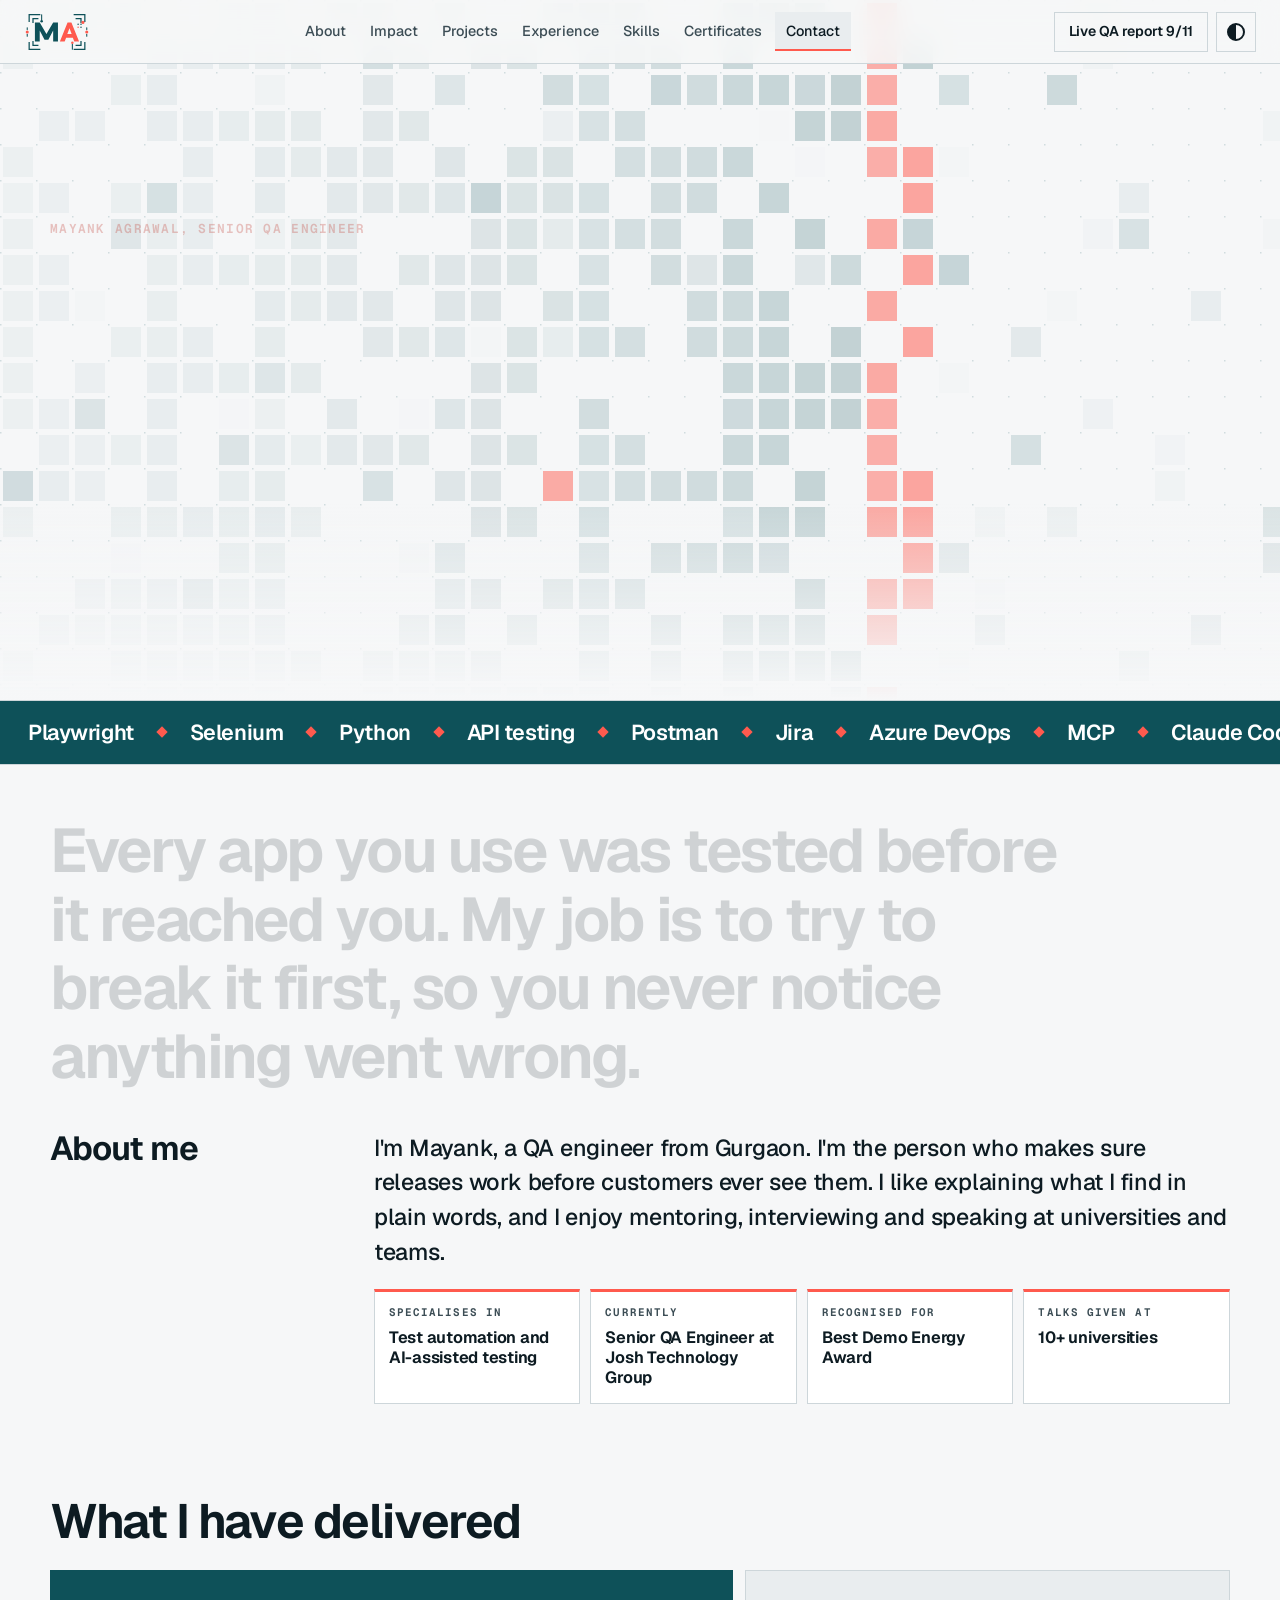
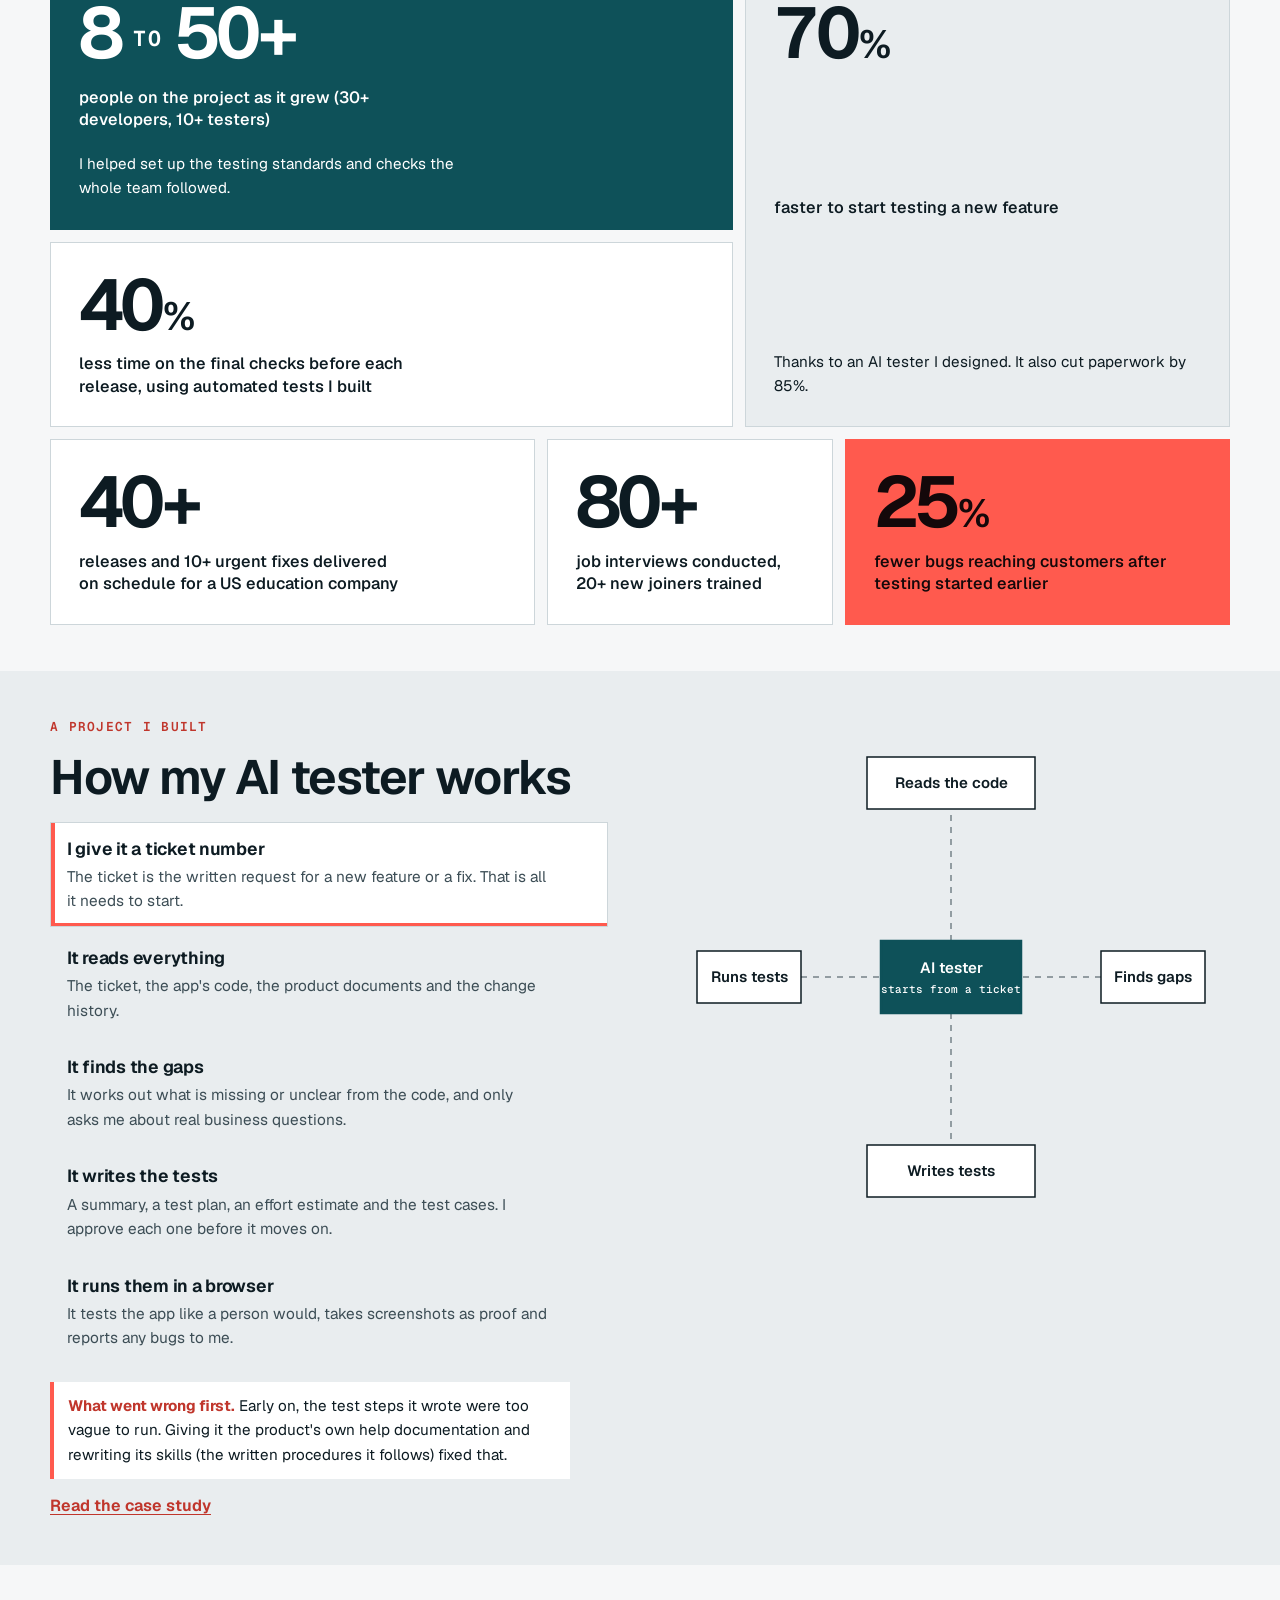
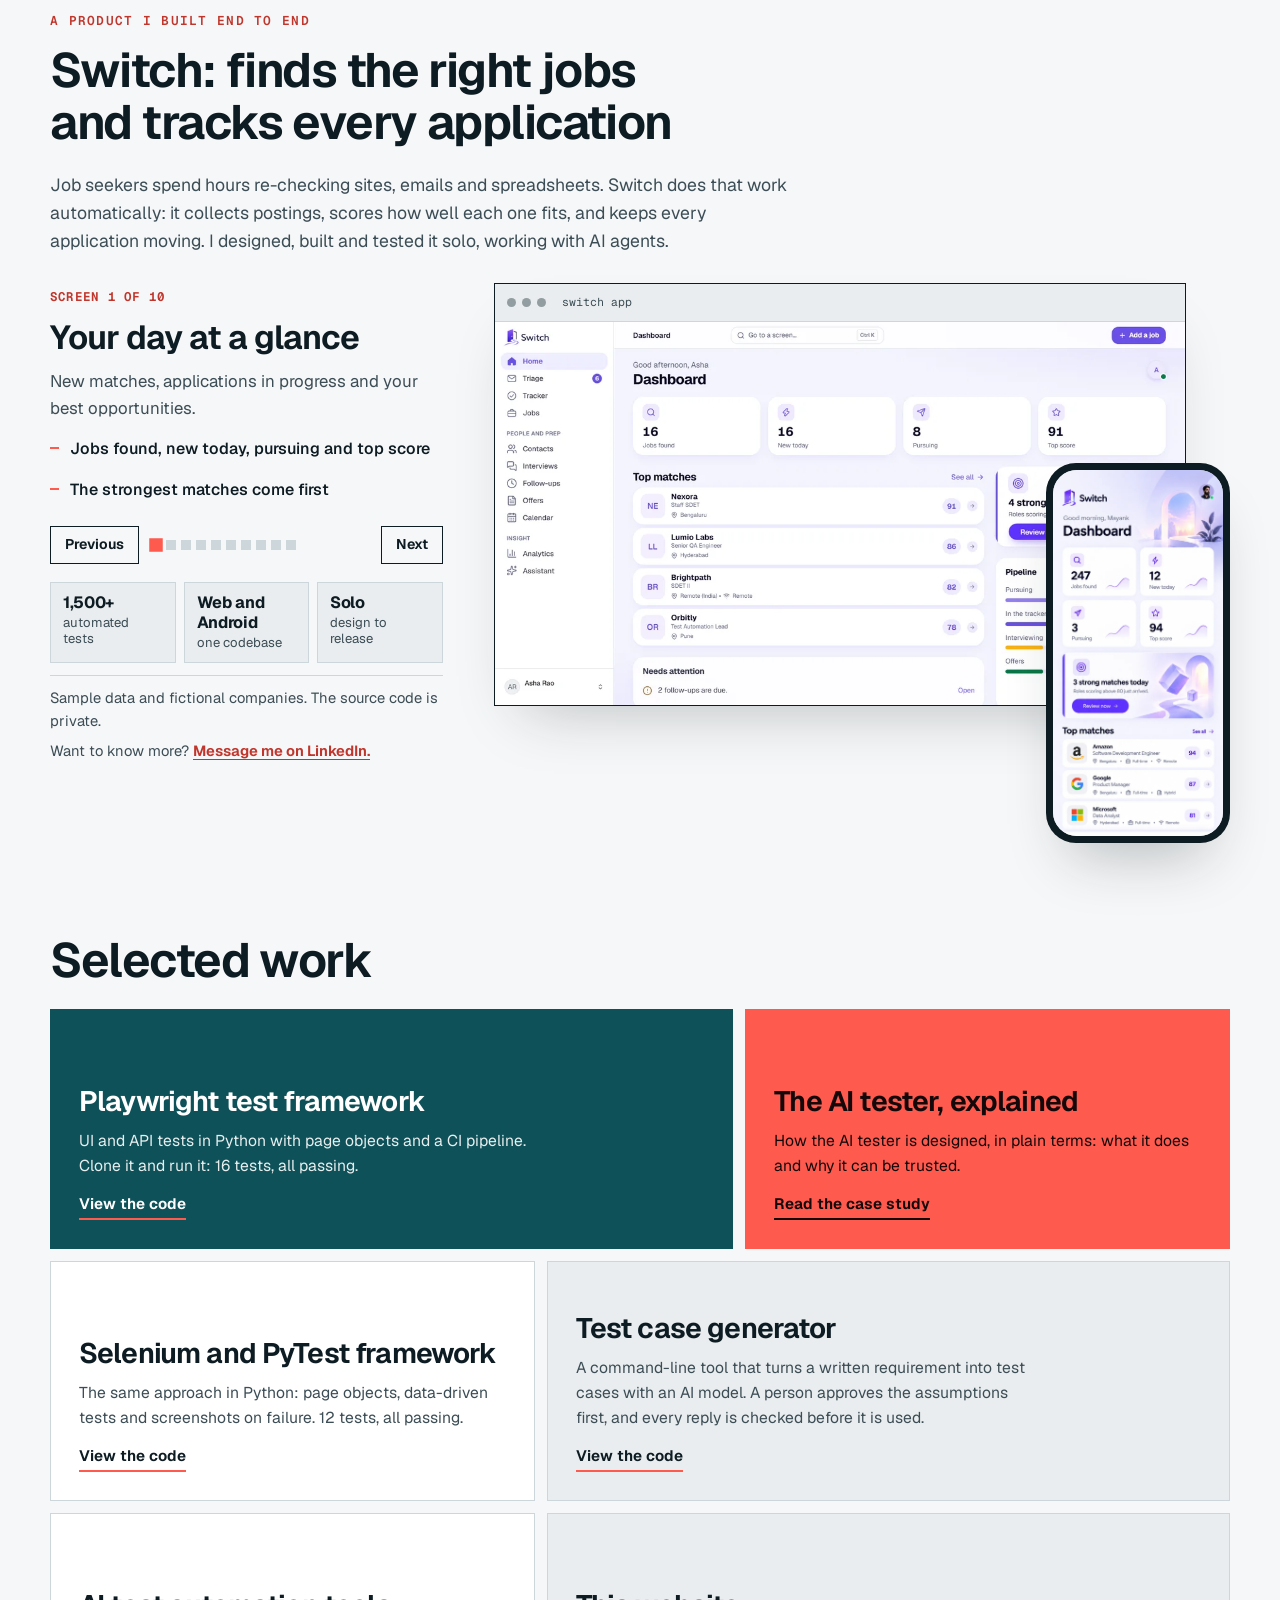
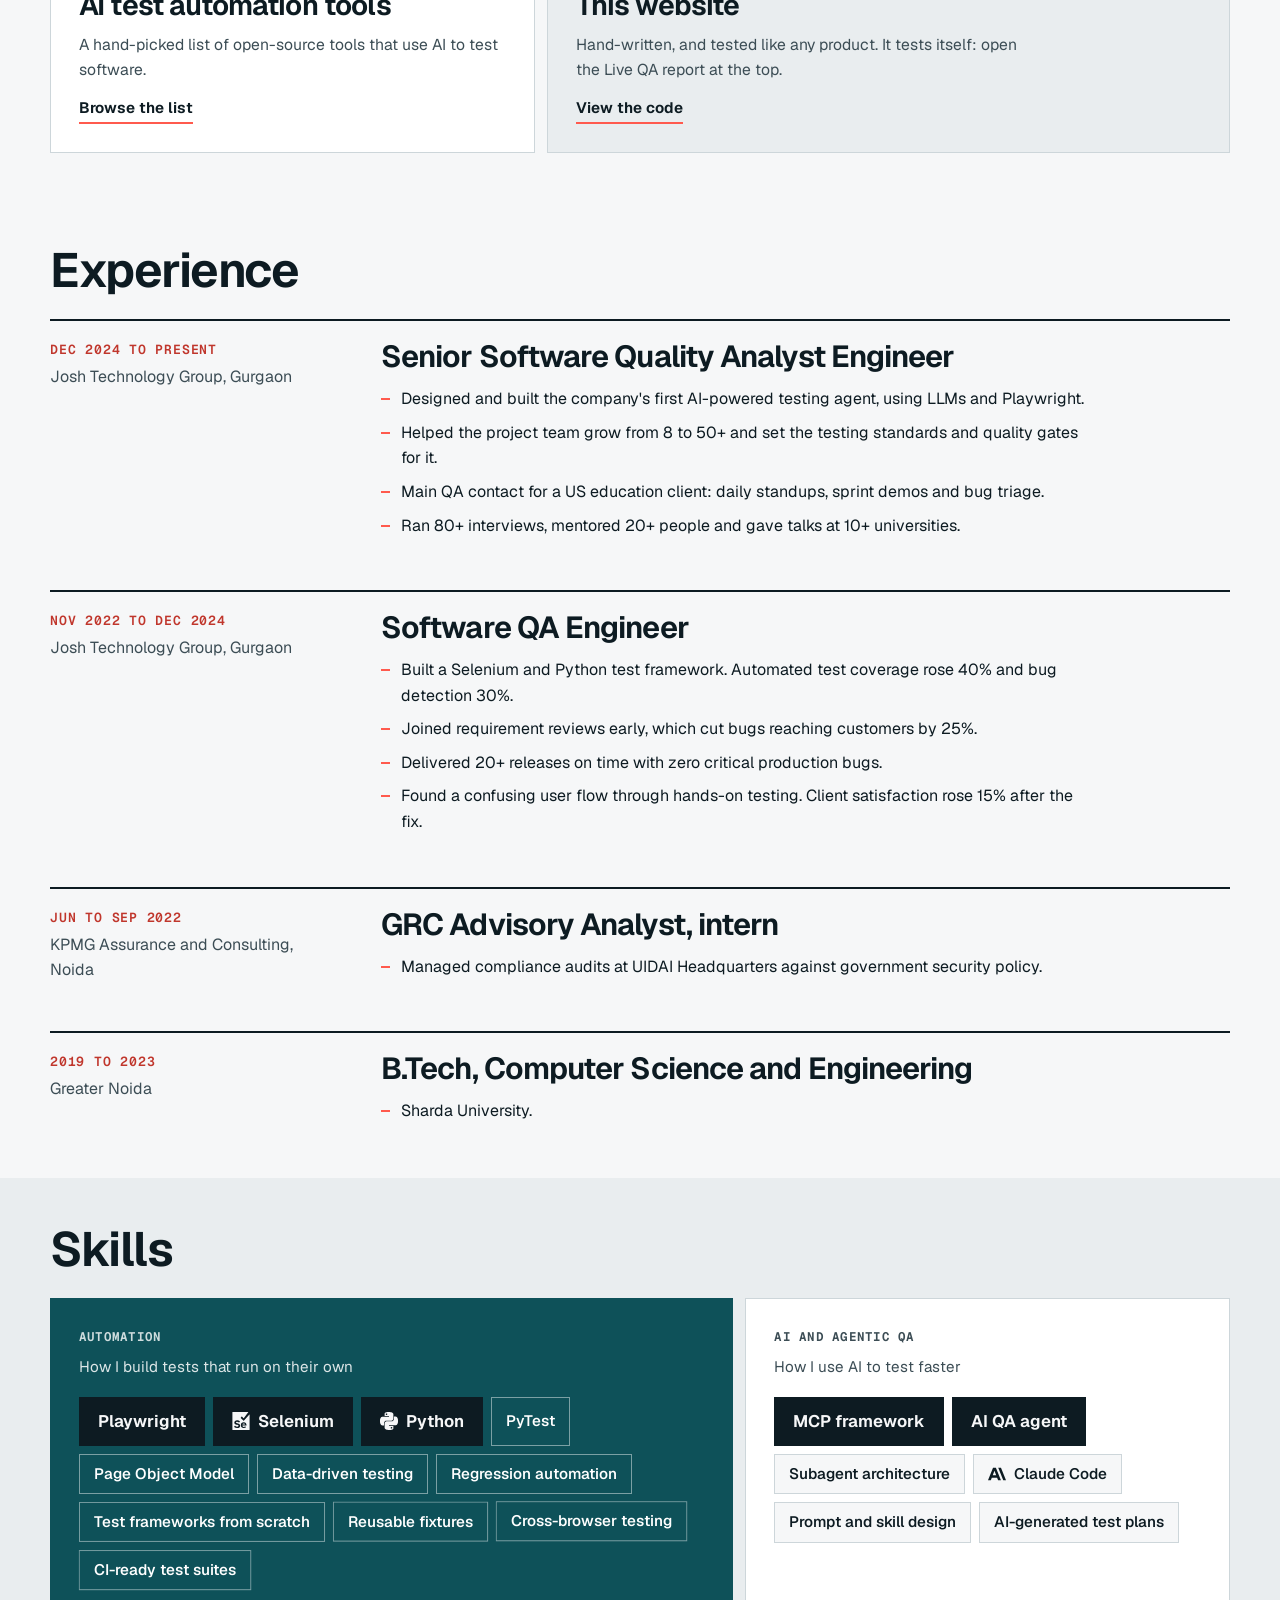
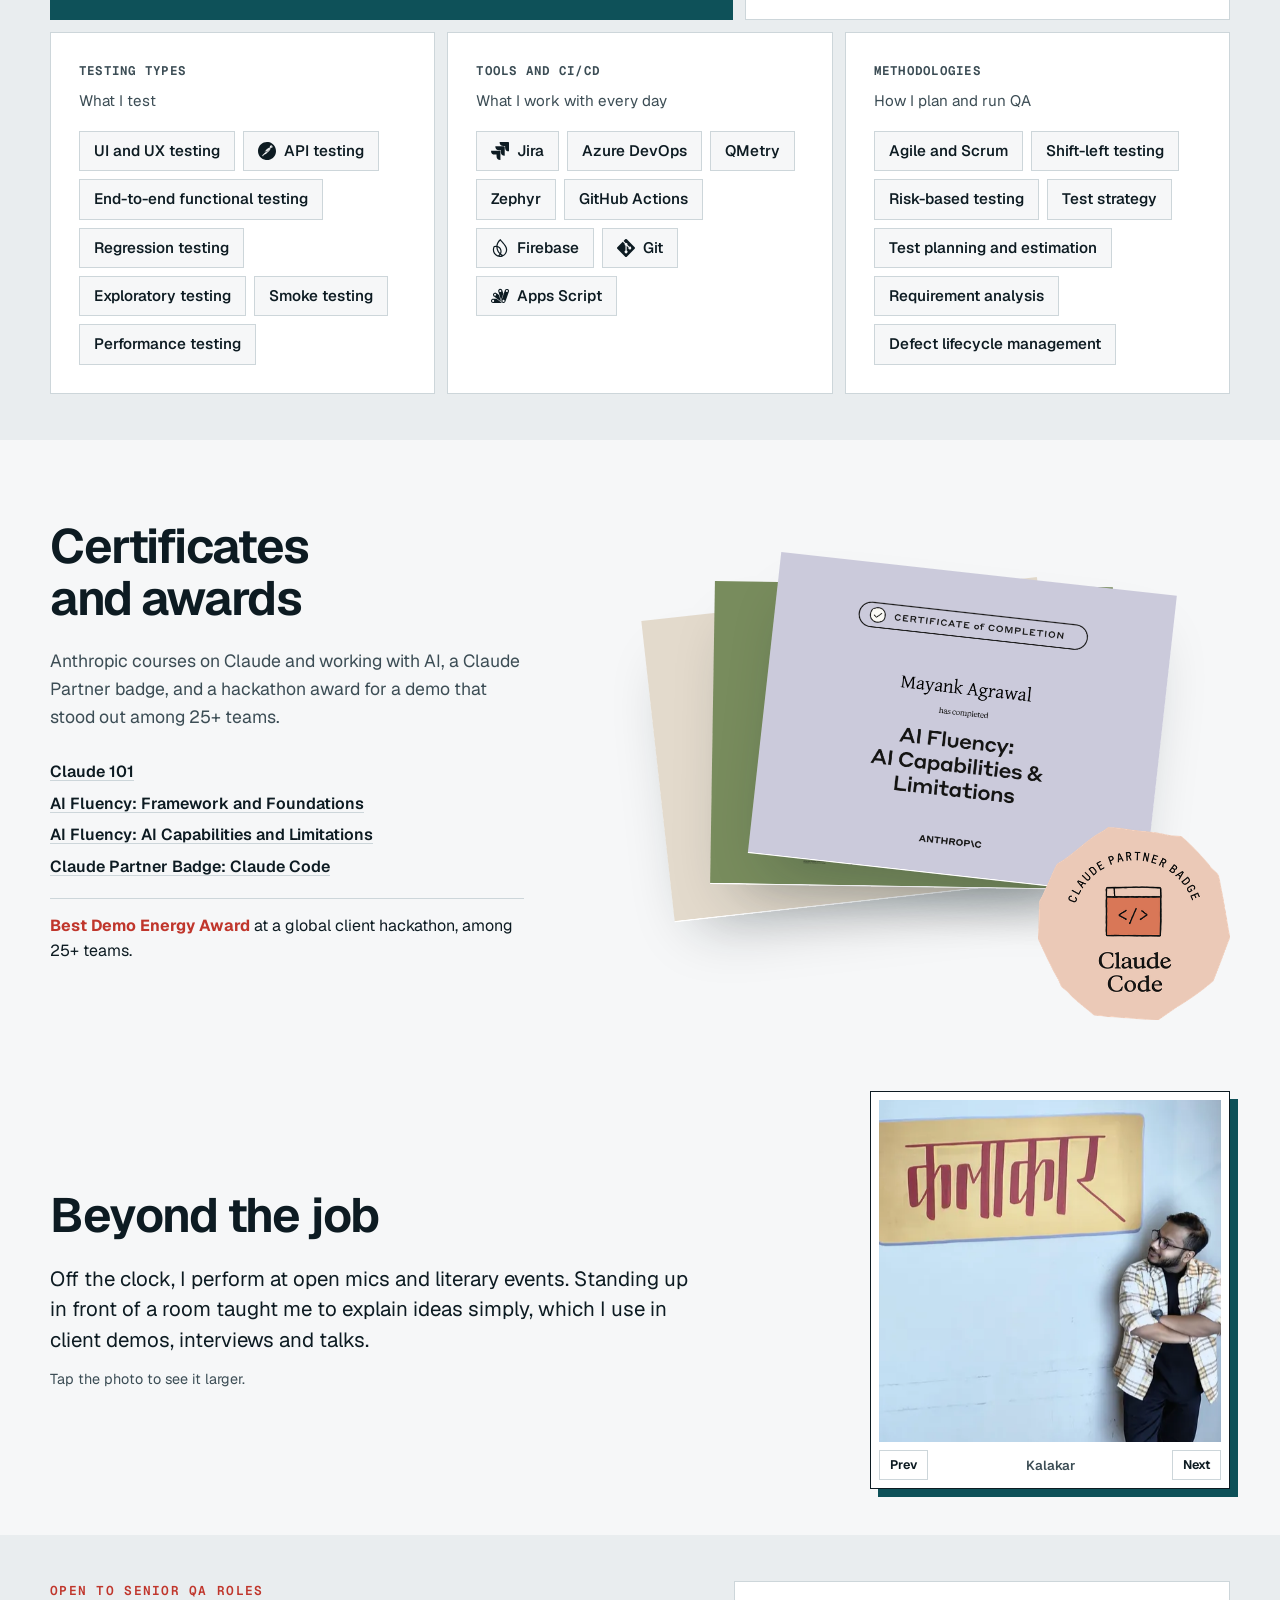
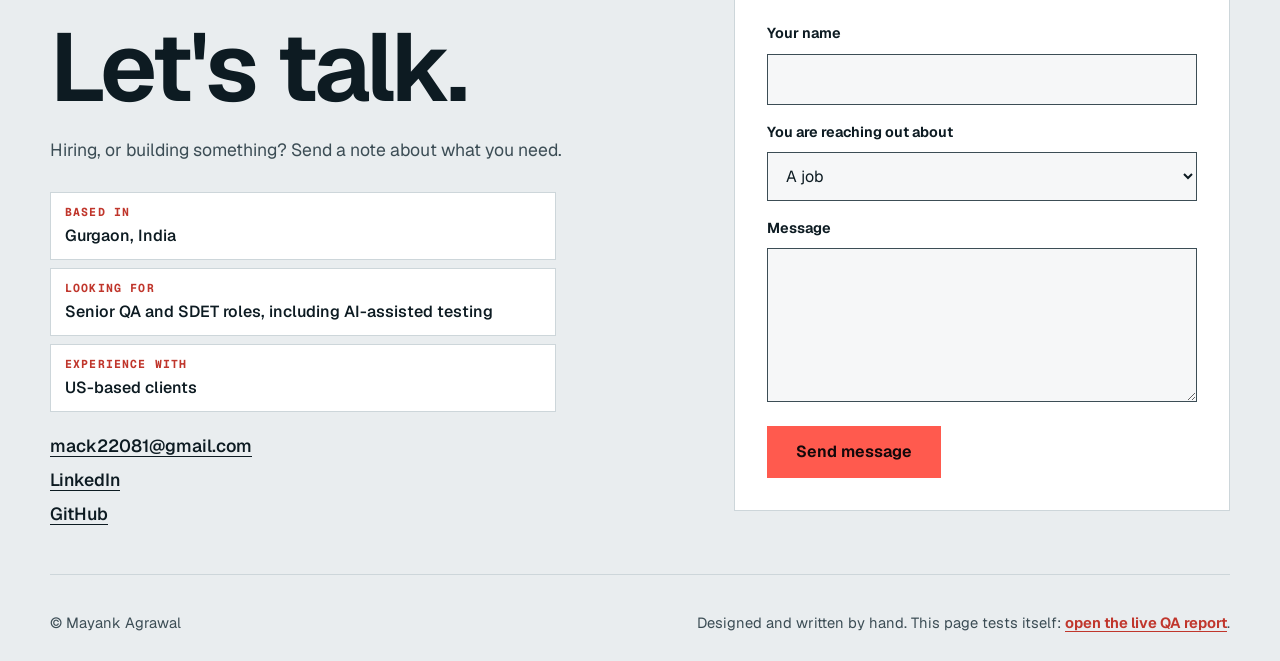
<file: index.html>
<!doctype html>
<html lang="en" data-theme="light" data-palette="teal">
<head>
<meta charset="utf-8">
<meta name="viewport" content="width=device-width, initial-scale=1">
<title>Mayank Agrawal | Senior QA Engineer</title>
<meta name="description" content="Senior QA engineer in Gurgaon. Automated testing, release ownership, quality leadership and AI-assisted testing.">
<meta name="theme-color" content="#f4f7f6">
<meta property="og:title" content="Mayank Agrawal | Senior QA Engineer">
<meta property="og:description" content="I make software releases reliable.">
<meta property="og:type" content="website">
<meta property="og:site_name" content="Mayank Agrawal">
<meta property="og:image" content="https://mayank-agrawal-sqa.github.io/assets/og.png">
<meta property="og:url" content="https://mayank-agrawal-sqa.github.io/">
<link rel="canonical" href="https://mayank-agrawal-sqa.github.io/">
<meta name="twitter:card" content="summary_large_image">
<meta name="twitter:title" content="Mayank Agrawal | Senior QA Engineer">
<meta name="twitter:description" content="I make software releases reliable.">
<meta name="twitter:image" content="https://mayank-agrawal-sqa.github.io/assets/og.png">
<link rel="icon" href="assets/favicon.svg?v=3" type="image/svg+xml">
<link rel="icon" href="assets/icon-32.png?v=3" sizes="32x32" type="image/png">
<link rel="apple-touch-icon" href="assets/icon-180.png?v=3">
<link rel="preload" href="fonts/geist-latin-wght-normal.woff2" as="font" type="font/woff2" crossorigin>
<link rel="stylesheet" href="styles.css">
<script>
  (function(){var r=document.documentElement;try{var t=localStorage.getItem("theme");if(t==="light"||t==="dark")r.dataset.theme=t;}catch(e){}r.classList.add("js");})();
</script>
</head>
<body>
<svg width="0" height="0" style="position:absolute" aria-hidden="true" focusable="false"><symbol id="logo" viewBox="0 0 136 100"><path class="lg-br" pathLength="1" d="M10 28V14H32" fill="none" stroke="var(--lg-l)" stroke-width="2.600" stroke-linecap="square"/><path class="lg-br" pathLength="1" d="M126 28V14H104" fill="none" stroke="var(--lg-l)" stroke-width="2.600" stroke-linecap="square"/><path class="lg-br" pathLength="1" d="M10 72V86H32" fill="none" stroke="var(--lg-l)" stroke-width="2.600" stroke-linecap="square"/><path class="lg-br" pathLength="1" d="M126 72V86H104" fill="none" stroke="var(--lg-l)" stroke-width="2.600" stroke-linecap="square"/><path class="lg-br" pathLength="1" d="M18 30V22H28" fill="none" stroke="var(--lg-l)" stroke-width="2.600" stroke-linecap="square"/><path class="lg-br" pathLength="1" d="M118 30V22H108" fill="none" stroke="var(--lg-l)" stroke-width="2.600" stroke-linecap="square"/><path class="lg-br" pathLength="1" d="M18 70V78H28" fill="none" stroke="var(--lg-l)" stroke-width="2.600" stroke-linecap="square"/><path class="lg-br" pathLength="1" d="M118 70V78H108" fill="none" stroke="var(--lg-l)" stroke-width="2.600" stroke-linecap="square"/><path class="lg-br" pathLength="1" d="M36 14V25" fill="none" stroke="var(--lg-l)" stroke-width="2.200" stroke-linecap="round"/><path class="lg-br" pathLength="1" d="M100 86V75" fill="none" stroke="var(--lg-l)" stroke-width="2.200" stroke-linecap="round"/><path class="lg-br" pathLength="1" d="M6 41v4" fill="none" stroke="var(--lg-l)" stroke-width="2.200" stroke-linecap="round"/><path class="lg-br" pathLength="1" d="M6 55v4" fill="none" stroke="var(--lg-l)" stroke-width="2.200" stroke-linecap="round"/><path class="lg-br" pathLength="1" d="M130 41v4" fill="none" stroke="var(--lg-l)" stroke-width="2.200" stroke-linecap="round"/><path class="lg-br" pathLength="1" d="M130 55v4" fill="none" stroke="var(--lg-l)" stroke-width="2.200" stroke-linecap="round"/><circle class="lg-d" cx="36" cy="27.5" r="2.6" fill="var(--lg-l)"/><circle class="lg-d" cx="100" cy="72.5" r="2.6" fill="var(--lg-a)"/><circle class="lg-d" cx="6" cy="50" r="3.2" fill="var(--lg-a)"/><circle class="lg-d" cx="130" cy="50" r="3.2" fill="var(--lg-a)"/><circle class="lg-d" cx="122" cy="30" r="3.2" fill="var(--lg-a)"/><circle class="lg-d" cx="112" cy="34" r="1.5" fill="var(--lg-l)"/><circle class="lg-d" cx="118" cy="34" r="1.5" fill="var(--lg-l)"/><circle class="lg-d" cx="112" cy="40" r="1.5" fill="var(--lg-a)"/><circle class="lg-d" cx="118" cy="40" r="1.5" fill="var(--lg-l)"/><path class="lg-m" d="M22 70V30h10l14 24 14-24h10v40H60V47L50 66h-8L32 47v23z" fill="var(--lg-m)"/><path class="lg-a" d="M74 70L90 30h8l16 40h-10l-3-8H87l-3 8zM89.500 54h9L94 42z" fill="var(--lg-a)" fill-rule="evenodd"/></symbol></svg>
<a class="skip" href="#results">Skip to content</a>
<div class="progress" id="progress" aria-hidden="true"></div>

<div class="boot" id="boot" aria-hidden="true">
  <div class="boot-grid" id="bootGrid"></div>
  <svg class="boot-logo" id="bootLogo" viewBox="0 0 136 100" aria-hidden="true"><path class="lg-br" pathLength="1" d="M10 28V14H32" fill="none" stroke="var(--lg-l)" stroke-width="2.600" stroke-linecap="square"/><path class="lg-br" pathLength="1" d="M126 28V14H104" fill="none" stroke="var(--lg-l)" stroke-width="2.600" stroke-linecap="square"/><path class="lg-br" pathLength="1" d="M10 72V86H32" fill="none" stroke="var(--lg-l)" stroke-width="2.600" stroke-linecap="square"/><path class="lg-br" pathLength="1" d="M126 72V86H104" fill="none" stroke="var(--lg-l)" stroke-width="2.600" stroke-linecap="square"/><path class="lg-br" pathLength="1" d="M18 30V22H28" fill="none" stroke="var(--lg-l)" stroke-width="2.600" stroke-linecap="square"/><path class="lg-br" pathLength="1" d="M118 30V22H108" fill="none" stroke="var(--lg-l)" stroke-width="2.600" stroke-linecap="square"/><path class="lg-br" pathLength="1" d="M18 70V78H28" fill="none" stroke="var(--lg-l)" stroke-width="2.600" stroke-linecap="square"/><path class="lg-br" pathLength="1" d="M118 70V78H108" fill="none" stroke="var(--lg-l)" stroke-width="2.600" stroke-linecap="square"/><path class="lg-br" pathLength="1" d="M36 14V25" fill="none" stroke="var(--lg-l)" stroke-width="2.200" stroke-linecap="round"/><path class="lg-br" pathLength="1" d="M100 86V75" fill="none" stroke="var(--lg-l)" stroke-width="2.200" stroke-linecap="round"/><path class="lg-br" pathLength="1" d="M6 41v4" fill="none" stroke="var(--lg-l)" stroke-width="2.200" stroke-linecap="round"/><path class="lg-br" pathLength="1" d="M6 55v4" fill="none" stroke="var(--lg-l)" stroke-width="2.200" stroke-linecap="round"/><path class="lg-br" pathLength="1" d="M130 41v4" fill="none" stroke="var(--lg-l)" stroke-width="2.200" stroke-linecap="round"/><path class="lg-br" pathLength="1" d="M130 55v4" fill="none" stroke="var(--lg-l)" stroke-width="2.200" stroke-linecap="round"/><circle class="lg-d" cx="36" cy="27.5" r="2.6" fill="var(--lg-l)"/><circle class="lg-d" cx="100" cy="72.5" r="2.6" fill="var(--lg-a)"/><circle class="lg-d" cx="6" cy="50" r="3.2" fill="var(--lg-a)"/><circle class="lg-d" cx="130" cy="50" r="3.2" fill="var(--lg-a)"/><circle class="lg-d" cx="122" cy="30" r="3.2" fill="var(--lg-a)"/><circle class="lg-d" cx="112" cy="34" r="1.5" fill="var(--lg-l)"/><circle class="lg-d" cx="118" cy="34" r="1.5" fill="var(--lg-l)"/><circle class="lg-d" cx="112" cy="40" r="1.5" fill="var(--lg-a)"/><circle class="lg-d" cx="118" cy="40" r="1.5" fill="var(--lg-l)"/><path class="lg-m" d="M22 70V30h10l14 24 14-24h10v40H60V47L50 66h-8L32 47v23z" fill="var(--lg-m)"/><path class="lg-a" d="M74 70L90 30h8l16 40h-10l-3-8H87l-3 8zM89.500 54h9L94 42z" fill="var(--lg-a)" fill-rule="evenodd"/></svg>
</div>

<header class="nav">
  <a class="mark" id="navMark" href="#top" aria-label="Mayank Agrawal, home"><svg viewBox="0 0 136 100" aria-hidden="true"><use href="#logo"/></svg></a>
  <nav class="links" id="links" aria-label="Primary">
    <a href="#about" data-sec="statement about">About</a>
    <a class="keep" href="#results" data-sec="results">Impact</a>
    <a class="keep" href="#agent" data-sec="agent switch work">Projects</a>
    <a class="keep" href="#path" data-sec="path">Experience</a>
    <a href="#skills" data-sec="skills">Skills</a>
    <a href="#credentials" data-sec="credentials">Certificates</a>
    <a class="keep" href="#contact" data-sec="stage contact">Contact</a>
  </nav>
  <div class="tools">
    <button class="btn-ghost" id="qaBtn" type="button" title="This page tests itself. Open the report.">Live QA report</button>
    <button class="btn-ghost sq" id="themeBtn" type="button" aria-label="Switch between light and dark theme"><span class="theme-glyph" aria-hidden="true"></span></button>
  </div>
</header>

<main id="top">
  <section class="hero">
    <canvas id="grid" aria-hidden="true"></canvas>
    <div class="wrap hero-grid">
      <div class="hero-copy">
        <p class="eyebrow">Mayank Agrawal, Senior QA Engineer</p>
        <h1 aria-label="I make software releases reliable.">
          <span class="ln"><span class="ln-in">I make software</span></span>
          <span class="ln"><span class="ln-in"><em>releases reliable.</em></span></span>
        </h1>
        <p class="hero-sub">3.5 years in QA. 40+ releases delivered, release testing time cut by 40%, and an AI tester I built that made testing 70% faster.</p>
        <div class="hero-cta">
          <a class="btn" href="#work" data-magnet>See my work</a>
          <a class="btn-line" href="assets/Mayank_Agrawal_Resume.pdf" download data-magnet>Download resume</a>
        </div>
      </div>
      <figure class="portrait" id="portrait">
        <div class="frame"><img src="assets/mayank.webp" width="513" height="486" alt="Portrait of Mayank Agrawal in a dark blazer and glasses" fetchpriority="high"></div>
      </figure>
    </div>
  </section>

  <section class="ticker" aria-label="Tools I work with">
    <div class="track" id="track">
      <ul class="belt">
        <li>Playwright</li><li>Selenium</li><li>Python</li><li>API testing</li><li>Postman</li><li>Jira</li><li>Azure DevOps</li><li>MCP</li><li>Claude Code</li><li>Git</li><li>Agile and Scrum</li>
      </ul>
    </div>
  </section>

  <section class="statement" id="statement">
    <div class="wrap"><p class="state" id="state">Every app you use was tested before it reached you. My job is to try to break it first, so you never notice anything went wrong.</p></div>
  </section>

  <section class="about" id="about">
    <div class="wrap about-grid">
      <h2 class="h2">About me</h2>
      <div class="about-copy">
        <p class="about-text">I'm Mayank, a QA engineer from Gurgaon. I'm the person who makes sure releases work before customers ever see them. I like explaining what I find in plain words, and I enjoy mentoring, interviewing and speaking at universities and teams.</p>
        <ul class="about-facts">
          <li><span>Specialises in</span><b>Test automation and AI-assisted testing</b></li>
          <li><span>Currently</span><b>Senior QA Engineer at Josh Technology Group</b></li>
          <li><span>Recognised for</span><b>Best Demo Energy Award</b></li>
          <li><span>Talks given at</span><b>10+ universities</b></li>
        </ul>
      </div>
    </div>
  </section>

  <section class="results" id="results">
    <div class="wrap">
      <h2 class="h2">What I have delivered</h2>
      <div class="bento">
        <article class="cell big brand" data-tilt>
          <p class="num">8<span class="arrow">to</span><span data-count="50">50</span>+</p>
          <p class="cap">people on the project as it grew (30+ developers, 10+ testers)</p>
          <p class="note">I helped set up the testing standards and checks the whole team followed.</p>
        </article>
        <article class="cell tall tint" data-tilt>
          <p class="num"><span data-count="70">70</span><span class="unit">%</span></p>
          <p class="cap">faster to start testing a new feature</p>
          <p class="note">Thanks to an AI tester I designed. It also cut paperwork by 85%.</p>
        </article>
        <article class="cell wide" data-tilt>
          <p class="num"><span data-count="40">40</span><span class="unit">%</span></p>
          <p class="cap">less time on the final checks before each release, using automated tests I built</p>
        </article>
        <article class="cell" data-tilt>
          <p class="num"><span data-count="40">40</span>+</p>
          <p class="cap">releases and 10+ urgent fixes delivered on schedule for a US education company</p>
        </article>
        <article class="cell" data-tilt>
          <p class="num"><span data-count="80">80</span>+</p>
          <p class="cap">job interviews conducted, 20+ new joiners trained</p>
        </article>
        <article class="cell coral" data-tilt>
          <p class="num"><span data-count="25">25</span><span class="unit">%</span></p>
          <p class="cap">fewer bugs reaching customers after testing started earlier</p>
        </article>
      </div>
    </div>
  </section>

  <section class="agent" id="agent">
    <div class="agent-pin">
      <div class="wrap agent-grid">
        <div class="agent-copy">
          <p class="eyebrow">A project I built</p>
          <h2 class="h2">How my AI tester works</h2>
          <ol class="steps" id="steps">
            <li class="step is-on" data-step="0"><h3>I give it a ticket number</h3><p>The ticket is the written request for a new feature or a fix. That is all it needs to start.</p></li>
            <li class="step" data-step="1"><h3>It reads everything</h3><p>The ticket, the app's code, the product documents and the change history.</p></li>
            <li class="step" data-step="2"><h3>It finds the gaps</h3><p>It works out what is missing or unclear from the code, and only asks me about real business questions.</p></li>
            <li class="step" data-step="3"><h3>It writes the tests</h3><p>A summary, a test plan, an effort estimate and the test cases. I approve each one before it moves on.</p></li>
            <li class="step" data-step="4"><h3>It runs them in a browser</h3><p>It tests the app like a person would, takes screenshots as proof and reports any bugs to me.</p></li>
          </ol>
          <p class="lesson"><b>What went wrong first.</b> Early on, the test steps it wrote were too vague to run. Giving it the product's own help documentation and rewriting its skills (the written procedures it follows) fixed that.</p>
          <p class="fine"><a href="case-study.html">Read the case study</a></p>
        </div>
        <figure class="diagram" aria-label="Diagram: one AI tester working through four jobs">
          <svg viewBox="0 0 520 520" role="img" aria-hidden="true" id="diagram">
            <g class="wires">
              <path class="wire" data-w="0" d="M260 260 L260 92"/>
              <path class="wire" data-w="1" d="M260 260 L410 260"/>
              <path class="wire" data-w="2" d="M260 260 L260 428"/>
              <path class="wire" data-w="3" d="M260 260 L110 260"/>
            </g>
            <g class="nodes">
              <g class="node core" data-n="core"><rect x="190" y="224" width="140" height="72"/><text x="260" y="256" text-anchor="middle">AI tester</text><text x="260" y="276" text-anchor="middle" class="sub">starts from a ticket</text></g>
              <g class="node" data-n="1"><rect x="176" y="40" width="168" height="52"/><text x="260" y="71" text-anchor="middle">Reads the code</text></g>
              <g class="node" data-n="2"><rect x="410" y="234" width="104" height="52"/><text x="462" y="265" text-anchor="middle">Finds gaps</text></g>
              <g class="node" data-n="3"><rect x="176" y="428" width="168" height="52"/><text x="260" y="459" text-anchor="middle">Writes tests</text></g>
              <g class="node" data-n="4"><rect x="6" y="234" width="104" height="52"/><text x="58" y="265" text-anchor="middle">Runs tests</text></g>
            </g>
            <circle class="pulse" id="pulse" r="7" cx="260" cy="260"/>
          </svg>
        </figure>
      </div>
    </div>
  </section>

  <section class="switch" id="switch">
    <div class="wrap">
      <p class="eyebrow">A product I built end to end</p>
      <h2 class="h2">Switch: finds the right jobs and tracks every application</h2>
      <p class="lede">Job seekers spend hours re-checking sites, emails and spreadsheets. Switch does that work automatically: it collects postings, scores how well each one fits, and keeps every application moving. I designed, built and tested it solo, working with AI agents.</p>
      <div class="show" id="show">
        <div class="show-left">
          <p class="cap-k" id="capK"></p>
          <h3 class="cap-t" id="capT"></h3>
          <p class="cap-d" id="capD"></p>
          <ul class="cap-pts" id="capP"></ul>
          <div class="show-ctl">
            <button type="button" id="prev" aria-label="Previous screen">Previous</button>
            <div class="dots" id="dots"></div>
            <button type="button" id="next" aria-label="Next screen">Next</button>
          </div>
          <ul class="facts-row">
            <li><b>1,500+</b>automated tests</li>
            <li><b>Web and Android</b>one codebase</li>
            <li><b>Solo</b>design to release</li>
          </ul>
          <p class="cap-n">Sample data and fictional companies. The source code is private.<span class="cap-more">Want to know more? <a href="https://www.linkedin.com/in/mayank-agrawal-61166936a" target="_blank" rel="noopener">Message me on LinkedIn.</a></span></p>
        </div>
        <div class="devices">
          <div class="browser" aria-hidden="true">
            <div class="bar"><i></i><i></i><i></i><span>switch app</span></div>
            <div class="bw" id="bw"></div>
          </div>
          <div class="phone">
            <div class="notch" aria-hidden="true"></div>
            <div class="screen" id="screen"></div>
          </div>
        </div>
      </div>
    </div>
  </section>

  <section class="work" id="work">
    <div class="wrap">
      <h2 class="h2">Selected work</h2>
      <div class="work-grid">
        <a class="proj one" href="https://github.com/mayank-agrawal-sqa/playwright-python-framework" target="_blank" rel="noopener" data-tilt>
          <div class="proj-body"><h3>Playwright test framework</h3><p>UI and API tests in Python with page objects and a CI pipeline. Clone it and run it: 16 tests, all passing.</p><span class="go">View the code</span></div>
        </a>
        <a class="proj two" href="case-study.html" data-tilt>
          <div class="proj-body"><h3>The AI tester, explained</h3><p>How the AI tester is designed, in plain terms: what it does and why it can be trusted.</p><span class="go">Read the case study</span></div>
        </a>
        <a class="proj five" href="https://github.com/mayank-agrawal-sqa/selenium-pytest-framework" target="_blank" rel="noopener" data-tilt>
          <div class="proj-body"><h3>Selenium and PyTest framework</h3><p>The same approach in Python: page objects, data-driven tests and screenshots on failure. 12 tests, all passing.</p><span class="go">View the code</span></div>
        </a>
        <a class="proj six" href="https://github.com/mayank-agrawal-sqa/ai-testcase-generator" target="_blank" rel="noopener" data-tilt>
          <div class="proj-body"><h3>Test case generator</h3><p>A command-line tool that turns a written requirement into test cases with an AI model. A person approves the assumptions first, and every reply is checked before it is used.</p><span class="go">View the code</span></div>
        </a>
        <a class="proj three" href="https://github.com/mayank-agrawal-sqa/ai-test-automation-tools" target="_blank" rel="noopener" data-tilt>
          <div class="proj-body"><h3>AI test automation tools</h3><p>A hand-picked list of open-source tools that use AI to test software.</p><span class="go">Browse the list</span></div>
        </a>
        <a class="proj four" href="https://github.com/mayank-agrawal-sqa/mayank-agrawal-sqa.github.io" target="_blank" rel="noopener" data-tilt>
          <div class="proj-body"><h3>This website</h3><p>Hand-written, and tested like any product. It tests itself: open the Live QA report at the top.</p><span class="go">View the code</span></div>
        </a>
      </div>
    </div>
  </section>

  <section class="path" id="path">
    <div class="wrap">
      <h2 class="h2">Experience</h2>
      <div class="log">
        <article class="entry">
          <div class="when"><p class="date">Dec 2024 to present</p><p class="where">Josh Technology Group, Gurgaon</p></div>
          <div class="what"><h3>Senior Software Quality Analyst Engineer</h3>
            <ul>
              <li>Designed and built the company's first AI-powered testing agent, using LLMs and Playwright.</li>
              <li>Helped the project team grow from 8 to 50+ and set the testing standards and quality gates for it.</li>
              <li>Main QA contact for a US education client: daily standups, sprint demos and bug triage.</li>
              <li>Ran 80+ interviews, mentored 20+ people and gave talks at 10+ universities.</li>
            </ul></div>
        </article>
        <article class="entry">
          <div class="when"><p class="date">Nov 2022 to Dec 2024</p><p class="where">Josh Technology Group, Gurgaon</p></div>
          <div class="what"><h3>Software QA Engineer</h3>
            <ul>
              <li>Built a Selenium and Python test framework. Automated test coverage rose 40% and bug detection 30%.</li>
              <li>Joined requirement reviews early, which cut bugs reaching customers by 25%.</li>
              <li>Delivered 20+ releases on time with zero critical production bugs.</li>
              <li>Found a confusing user flow through hands-on testing. Client satisfaction rose 15% after the fix.</li>
            </ul></div>
        </article>
        <article class="entry">
          <div class="when"><p class="date">Jun to Sep 2022</p><p class="where">KPMG Assurance and Consulting, Noida</p></div>
          <div class="what"><h3>GRC Advisory Analyst, intern</h3>
            <ul><li>Managed compliance audits at UIDAI Headquarters against government security policy.</li></ul></div>
        </article>
        <article class="entry">
          <div class="when"><p class="date">2019 to 2023</p><p class="where">Greater Noida</p></div>
          <div class="what"><h3>B.Tech, Computer Science and Engineering</h3><ul><li>Sharda University.</li></ul></div>
        </article>
      </div>
    </div>
  </section>

  <section class="skills" id="skills">
    <div class="wrap">
      <h2 class="h2">Skills</h2>
      <div class="skill-grid">
        <div class="sg auto"><h3>Automation</h3><p class="sg-sub">How I build tests that run on their own</p><ul class="chips"><li class="chip key">Playwright</li><li class="chip key"><i class="logo" style="--i:url(icons/selenium.svg)"></i>Selenium</li><li class="chip key"><i class="logo" style="--i:url(icons/python.svg)"></i>Python</li><li class="chip">PyTest</li><li class="chip">Page Object Model</li><li class="chip">Data-driven testing</li><li class="chip">Regression automation</li><li class="chip">Test frameworks from scratch</li><li class="chip">Reusable fixtures</li><li class="chip">Cross-browser testing</li><li class="chip">CI-ready test suites</li></ul></div>
        <div class="sg ai"><h3>AI and agentic QA</h3><p class="sg-sub">How I use AI to test faster</p><ul class="chips"><li class="chip key">MCP framework</li><li class="chip key">AI QA agent</li><li class="chip">Subagent architecture</li><li class="chip"><i class="logo" style="--i:url(icons/anthropic.svg)"></i>Claude Code</li><li class="chip">Prompt and skill design</li><li class="chip">AI-generated test plans</li></ul></div>
        <div class="sg types"><h3>Testing types</h3><p class="sg-sub">What I test</p><ul class="chips"><li class="chip">UI and UX testing</li><li class="chip"><i class="logo" style="--i:url(icons/postman.svg)"></i>API testing</li><li class="chip">End-to-end functional testing</li><li class="chip">Regression testing</li><li class="chip">Exploratory testing</li><li class="chip">Smoke testing</li><li class="chip">Performance testing</li></ul></div>
        <div class="sg toolset"><h3>Tools and CI/CD</h3><p class="sg-sub">What I work with every day</p><ul class="chips"><li class="chip"><i class="logo" style="--i:url(icons/jira.svg)"></i>Jira</li><li class="chip">Azure DevOps</li><li class="chip">QMetry</li><li class="chip">Zephyr</li><li class="chip">GitHub Actions</li><li class="chip"><i class="logo" style="--i:url(icons/firebase.svg)"></i>Firebase</li><li class="chip"><i class="logo" style="--i:url(icons/git.svg)"></i>Git</li><li class="chip"><i class="logo" style="--i:url(icons/googleappsscript.svg)"></i>Apps Script</li></ul></div>
        <div class="sg method"><h3>Methodologies</h3><p class="sg-sub">How I plan and run QA</p><ul class="chips"><li class="chip">Agile and Scrum</li><li class="chip">Shift-left testing</li><li class="chip">Risk-based testing</li><li class="chip">Test strategy</li><li class="chip">Test planning and estimation</li><li class="chip">Requirement analysis</li><li class="chip">Defect lifecycle management</li></ul></div>
      </div>
    </div>
  </section>

  <section class="creds" id="credentials">
    <div class="wrap creds-grid">
      <div class="creds-copy">
        <h2 class="h2">Certificates and awards</h2>
        <p class="lede">Anthropic courses on Claude and working with AI, a Claude Partner badge, and a hackathon award for a demo that stood out among 25+ teams.</p>
        <ul class="verify">
          <li><a href="https://verify.skilljar.com/c/mopyyrstfg6c" target="_blank" rel="noopener">Claude 101</a></li>
          <li><a href="https://verify.skilljar.com/c/gojopqunwvt9" target="_blank" rel="noopener">AI Fluency: Framework and Foundations</a></li>
          <li><a href="https://verify.skilljar.com/c/kpxer4i9cnhv" target="_blank" rel="noopener">AI Fluency: AI Capabilities and Limitations</a></li>
          <li><a href="https://www.credly.com/badges/ff80efe0-f6a8-4da5-9385-9d512e2a3d4c/public_url" target="_blank" rel="noopener">Claude Partner Badge: Claude Code</a></li>
        </ul>
        <p class="award"><strong>Best Demo Energy Award</strong> at a global client hackathon, among 25+ teams.</p>
      </div>
      <div class="deck" id="deck">
        <button class="card c1" type="button" data-full="assets/cert-claude-101.png" data-title="Claude 101" aria-label="Open certificate: Claude 101"><img src="assets/cert-claude-101.png" width="1343" height="1021" alt="Anthropic certificate of completion: Claude 101" loading="lazy"></button>
        <button class="card c2" type="button" data-full="assets/cert-ai-fluency-framework.png" data-title="AI Fluency: Framework and Foundations" aria-label="Open certificate: AI Fluency, Framework and Foundations"><img src="assets/cert-ai-fluency-framework.png" width="1343" height="1021" alt="Anthropic certificate of completion: AI Fluency, Framework and Foundations" loading="lazy"></button>
        <button class="card c3" type="button" data-full="assets/cert-ai-capabilities.png" data-title="AI Fluency: AI Capabilities and Limitations" aria-label="Open certificate: AI Fluency, AI Capabilities and Limitations"><img src="assets/cert-ai-capabilities.png" width="1343" height="1021" alt="Anthropic certificate of completion: AI Fluency, AI Capabilities and Limitations" loading="lazy"></button>
        <a class="badge" href="https://www.credly.com/badges/ff80efe0-f6a8-4da5-9385-9d512e2a3d4c/public_url" target="_blank" rel="noopener" aria-label="Claude Partner Badge: Claude Code, verify on Credly"><img src="assets/badge-claude-code.png" width="360" height="360" alt="Claude Partner Badge for Claude Code" loading="lazy"></a>
      </div>
    </div>
  </section>

  <section class="stage" id="stage">
    <div class="wrap stage-grid">
      <div class="stage-copy">
        <h2 class="h2">Beyond the job</h2>
        <p class="stage-text">Off the clock, I perform at open mics and literary events. Standing up in front of a room taught me to explain ideas simply, which I use in client demos, interviews and talks.</p>
        <p class="stage-note">Tap the photo to see it larger.</p>
      </div>
      <figure class="mic" id="mic">
        <button class="mic-main" id="micMain" type="button" aria-label="Open this photo larger">
          <img class="mic-img on" id="micA" width="545" height="760" alt="">
          <img class="mic-img" id="micB" width="545" height="760" alt="" aria-hidden="true">
        </button>
        <figcaption class="mic-bar">
          <button type="button" id="micPrev" aria-label="Previous photo">Prev</button>
          <span id="micCap">On stage</span>
          <button type="button" id="micNext" aria-label="Next photo">Next</button>
        </figcaption>
      </figure>
    </div>
  </section>

  <section class="contact" id="contact">
    <div class="wrap contact-grid">
      <div>
        <p class="eyebrow">Open to senior QA roles</p>
        <h2 class="h2 big">Let's talk.</h2>
        <p class="lede">Hiring, or building something? Send a note about what you need.</p>
        <ul class="avail">
          <li><b>Based in</b>Gurgaon, India</li>
          <li><b>Looking for</b>Senior QA and SDET roles, including AI-assisted testing</li>
          <li><b>Experience with</b>US-based clients</li>
        </ul>
        <ul class="ext">
          <li><a href="mailto:mack22081@gmail.com">mack22081@gmail.com</a></li>
          <li><a href="https://www.linkedin.com/in/mayank-agrawal-61166936a" target="_blank" rel="noopener">LinkedIn</a></li>
          <li><a href="https://github.com/mayank-agrawal-sqa" target="_blank" rel="noopener">GitHub</a></li>
        </ul>
      </div>
      <form class="report" id="report" novalidate>
        <label for="f-title">Your name</label>
        <input id="f-title" name="name" type="text" autocomplete="name" required>
        <p class="err" id="e-title" role="alert" hidden>Please add your name.</p>
        <label for="f-sev">You are reaching out about</label>
        <select id="f-sev" name="topic"><option>A job</option><option>A project</option><option>Just saying hello</option></select>
        <label for="f-body">Message</label>
        <textarea id="f-body" name="body" rows="5" required></textarea>
        <p class="err" id="e-body" role="alert" hidden>Please add a short message.</p>
        <button class="btn" type="submit" data-magnet>Send message</button>
        <p class="ok" id="ok" role="status" hidden>Your email app should open with the message filled in. If not, write to mack22081@gmail.com.</p>
      </form>
    </div>
    <footer class="foot wrap">
      <p>&copy; Mayank Agrawal</p>
      <p>Designed and written by hand. This page tests itself: <button type="button" class="linkbtn" id="qaFoot">open the live QA report</button>.</p>
    </footer>
  </section>
</main>

<dialog id="lightbox" aria-label="Certificate">
  <form method="dialog"><button class="close" aria-label="Close">Close</button></form>
  <img id="lbImg" alt="">
  <p id="lbCap"></p>
</dialog>

<dialog id="qaDlg" aria-label="Live QA report">
  <form method="dialog"><button class="close" aria-label="Close">Close</button></form>
  <p class="qa-lead">These checks run in your browser, on this page, right now. <mark>They are the same kind of checks I would add to a release.</mark></p>
  <p class="qa-lead-why">I am a QA engineer, so this page tests itself in front of you instead of only claiming quality.</p>
  <h2 class="qa-h">Live QA report</h2>
  <p class="qa-sub" id="qaSub"></p>
  <ul class="qa-list" id="qaList"></ul>
</dialog>

<script src="vendor/gsap.min.js"></script>
<script src="vendor/ScrollTrigger.min.js"></script>
<script src="main.js"></script>
<script data-goatcounter="https://mayank-portfolio.goatcounter.com/count" async src="https://gc.zgo.at/count.js"></script>
</body>
</html>
</file>
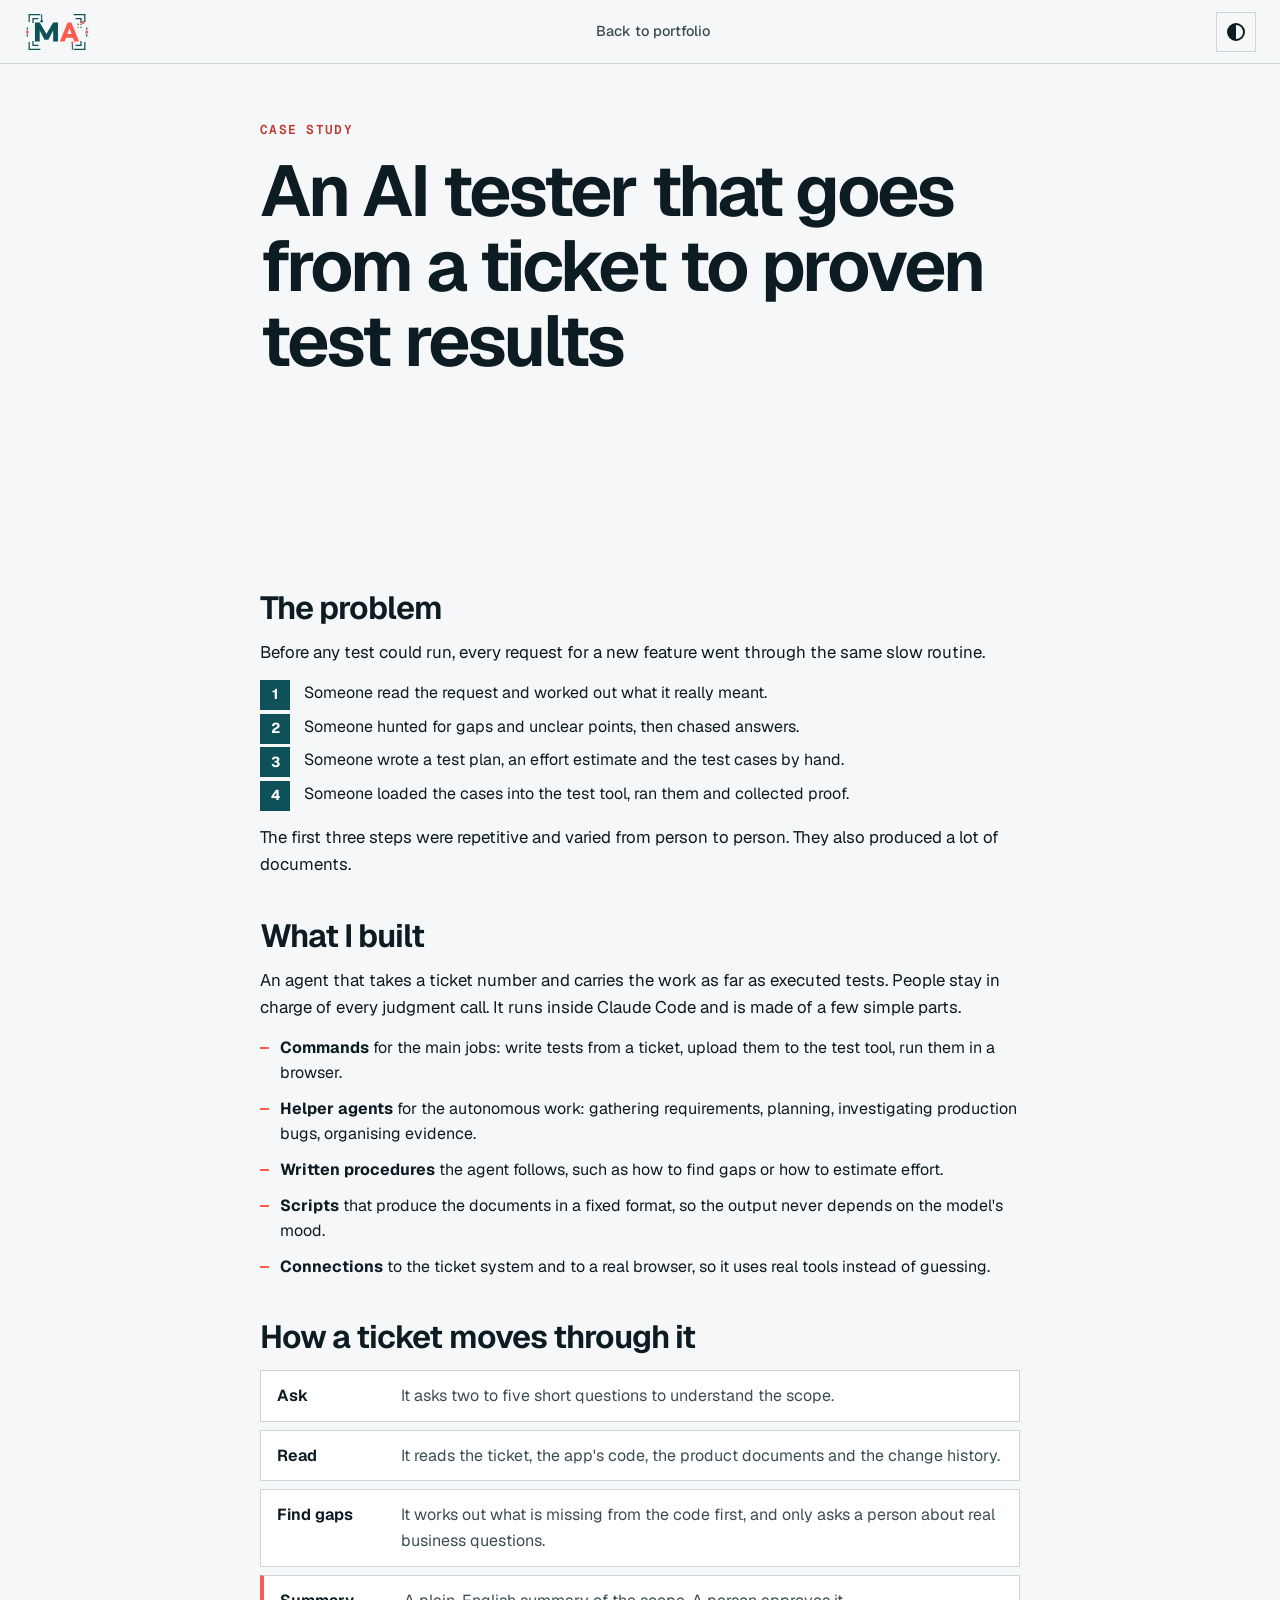
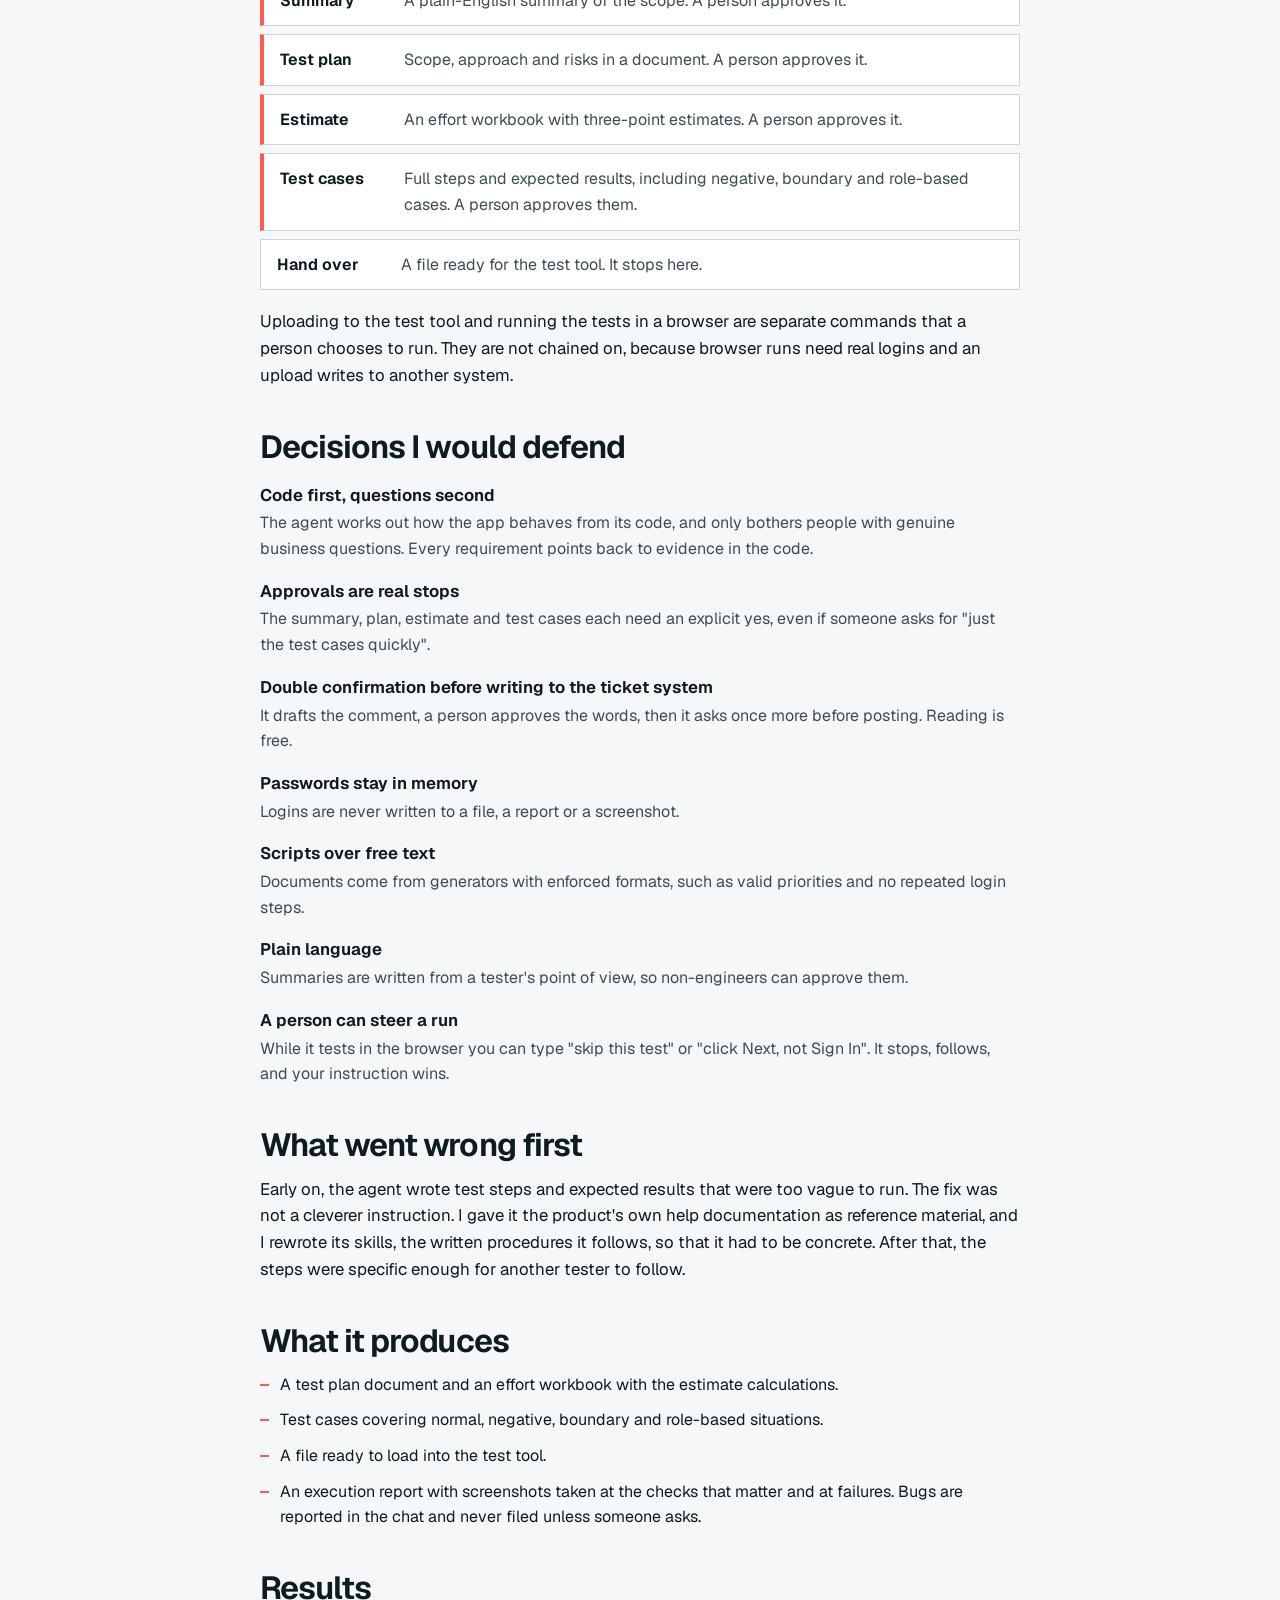
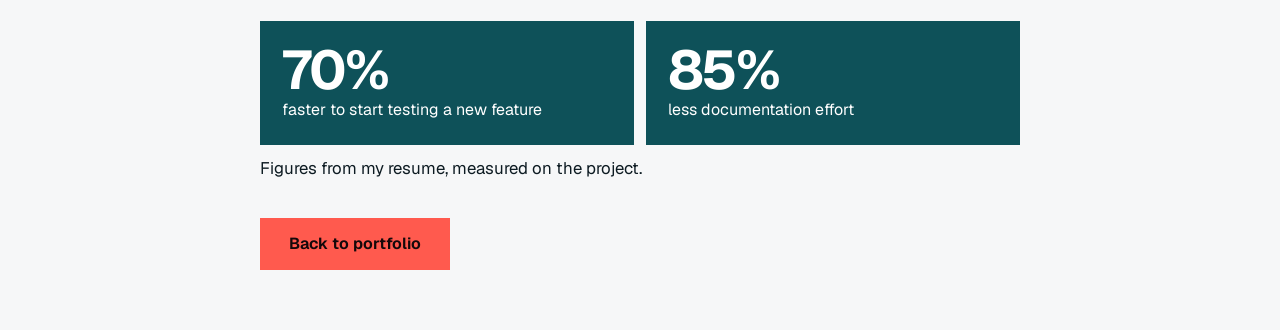
<file: case-study.html>
<!doctype html>
<html lang="en" data-theme="light" data-palette="teal">
<head>
<meta charset="utf-8">
<meta name="viewport" content="width=device-width, initial-scale=1">
<title>Case study: an AI QA teammate | Mayank Agrawal</title>
<meta name="description" content="How I designed an AI tester that takes a ticket to executed, evidence-backed test cases, with a person approving every stage.">
<link rel="canonical" href="https://mayank-agrawal-sqa.github.io/case-study.html">
<link rel="icon" href="assets/favicon.svg?v=3" type="image/svg+xml">
<link rel="icon" href="assets/icon-32.png?v=3" sizes="32x32" type="image/png">
<link rel="apple-touch-icon" href="assets/icon-180.png?v=3">
<link rel="preload" href="fonts/geist-latin-wght-normal.woff2" as="font" type="font/woff2" crossorigin>
<link rel="stylesheet" href="styles.css">
<script>(function(){var r=document.documentElement;try{var t=localStorage.getItem("theme"),p=localStorage.getItem("palette");if(t==="light"||t==="dark")r.dataset.theme=t;if(p)r.dataset.palette=p;}catch(e){}r.classList.add("js");})();</script>
</head>
<body>
<svg width="0" height="0" style="position:absolute" aria-hidden="true" focusable="false"><symbol id="logo" viewBox="0 0 136 100"><path class="lg-br" pathLength="1" d="M10 28V14H32" fill="none" stroke="var(--lg-l)" stroke-width="2.600" stroke-linecap="square"/><path class="lg-br" pathLength="1" d="M126 28V14H104" fill="none" stroke="var(--lg-l)" stroke-width="2.600" stroke-linecap="square"/><path class="lg-br" pathLength="1" d="M10 72V86H32" fill="none" stroke="var(--lg-l)" stroke-width="2.600" stroke-linecap="square"/><path class="lg-br" pathLength="1" d="M126 72V86H104" fill="none" stroke="var(--lg-l)" stroke-width="2.600" stroke-linecap="square"/><path class="lg-br" pathLength="1" d="M18 30V22H28" fill="none" stroke="var(--lg-l)" stroke-width="2.600" stroke-linecap="square"/><path class="lg-br" pathLength="1" d="M118 30V22H108" fill="none" stroke="var(--lg-l)" stroke-width="2.600" stroke-linecap="square"/><path class="lg-br" pathLength="1" d="M18 70V78H28" fill="none" stroke="var(--lg-l)" stroke-width="2.600" stroke-linecap="square"/><path class="lg-br" pathLength="1" d="M118 70V78H108" fill="none" stroke="var(--lg-l)" stroke-width="2.600" stroke-linecap="square"/><path class="lg-br" pathLength="1" d="M36 14V25" fill="none" stroke="var(--lg-l)" stroke-width="2.200" stroke-linecap="round"/><path class="lg-br" pathLength="1" d="M100 86V75" fill="none" stroke="var(--lg-l)" stroke-width="2.200" stroke-linecap="round"/><path class="lg-br" pathLength="1" d="M6 41v4" fill="none" stroke="var(--lg-l)" stroke-width="2.200" stroke-linecap="round"/><path class="lg-br" pathLength="1" d="M6 55v4" fill="none" stroke="var(--lg-l)" stroke-width="2.200" stroke-linecap="round"/><path class="lg-br" pathLength="1" d="M130 41v4" fill="none" stroke="var(--lg-l)" stroke-width="2.200" stroke-linecap="round"/><path class="lg-br" pathLength="1" d="M130 55v4" fill="none" stroke="var(--lg-l)" stroke-width="2.200" stroke-linecap="round"/><circle class="lg-d" cx="36" cy="27.5" r="2.6" fill="var(--lg-l)"/><circle class="lg-d" cx="100" cy="72.5" r="2.6" fill="var(--lg-a)"/><circle class="lg-d" cx="6" cy="50" r="3.2" fill="var(--lg-a)"/><circle class="lg-d" cx="130" cy="50" r="3.2" fill="var(--lg-a)"/><circle class="lg-d" cx="122" cy="30" r="3.2" fill="var(--lg-a)"/><circle class="lg-d" cx="112" cy="34" r="1.5" fill="var(--lg-l)"/><circle class="lg-d" cx="118" cy="34" r="1.5" fill="var(--lg-l)"/><circle class="lg-d" cx="112" cy="40" r="1.5" fill="var(--lg-a)"/><circle class="lg-d" cx="118" cy="40" r="1.5" fill="var(--lg-l)"/><path class="lg-m" d="M22 70V30h10l14 24 14-24h10v40H60V47L50 66h-8L32 47v23z" fill="var(--lg-m)"/><path class="lg-a" d="M74 70L90 30h8l16 40h-10l-3-8H87l-3 8zM89.500 54h9L94 42z" fill="var(--lg-a)" fill-rule="evenodd"/></symbol></svg>
<a class="skip" href="#story">Skip to content</a>
<header class="nav">
  <a class="mark" href="index.html" aria-label="Mayank Agrawal, home"><svg viewBox="0 0 136 100" aria-hidden="true"><use href="#logo"/></svg></a>
  <nav class="links" aria-label="Primary">
    <a class="keep" href="index.html">Back to portfolio</a>
  </nav>
  <div class="tools">
    <button class="btn-ghost sq" id="themeBtn" type="button" aria-label="Switch between light and dark theme"><span class="theme-glyph" aria-hidden="true"></span></button>
  </div>
</header>

<main id="story">
  <section class="cs-hero">
    <div class="wrap narrow">
      <p class="eyebrow">Case study</p>
      <h1>An AI tester that goes from a ticket to proven test results</h1>
      <p class="hero-sub">I designed my company's first AI-powered QA agent. It prepares the testing for a new feature and runs it, while a person approves every stage. Testing starts 70% faster and the paperwork shrinks by 85%.</p>
    </div>
  </section>

  <section class="cs">
    <div class="wrap narrow prose">
      <h2>The problem</h2>
      <p>Before any test could run, every request for a new feature went through the same slow routine.</p>
      <ol class="num-list">
        <li>Someone read the request and worked out what it really meant.</li>
        <li>Someone hunted for gaps and unclear points, then chased answers.</li>
        <li>Someone wrote a test plan, an effort estimate and the test cases by hand.</li>
        <li>Someone loaded the cases into the test tool, ran them and collected proof.</li>
      </ol>
      <p>The first three steps were repetitive and varied from person to person. They also produced a lot of documents.</p>

      <h2>What I built</h2>
      <p>An agent that takes a ticket number and carries the work as far as executed tests. People stay in charge of every judgment call. It runs inside Claude Code and is made of a few simple parts.</p>
      <ul class="parts">
        <li><strong>Commands</strong> for the main jobs: write tests from a ticket, upload them to the test tool, run them in a browser.</li>
        <li><strong>Helper agents</strong> for the autonomous work: gathering requirements, planning, investigating production bugs, organising evidence.</li>
        <li><strong>Written procedures</strong> the agent follows, such as how to find gaps or how to estimate effort.</li>
        <li><strong>Scripts</strong> that produce the documents in a fixed format, so the output never depends on the model's mood.</li>
        <li><strong>Connections</strong> to the ticket system and to a real browser, so it uses real tools instead of guessing.</li>
      </ul>

      <h2>How a ticket moves through it</h2>
      <ol class="flow">
        <li><b>Ask</b><span>It asks two to five short questions to understand the scope.</span></li>
        <li><b>Read</b><span>It reads the ticket, the app's code, the product documents and the change history.</span></li>
        <li><b>Find gaps</b><span>It works out what is missing from the code first, and only asks a person about real business questions.</span></li>
        <li class="gate"><b>Summary</b><span>A plain-English summary of the scope. A person approves it.</span></li>
        <li class="gate"><b>Test plan</b><span>Scope, approach and risks in a document. A person approves it.</span></li>
        <li class="gate"><b>Estimate</b><span>An effort workbook with three-point estimates. A person approves it.</span></li>
        <li class="gate"><b>Test cases</b><span>Full steps and expected results, including negative, boundary and role-based cases. A person approves them.</span></li>
        <li><b>Hand over</b><span>A file ready for the test tool. It stops here.</span></li>
      </ol>
      <p>Uploading to the test tool and running the tests in a browser are separate commands that a person chooses to run. They are not chained on, because browser runs need real logins and an upload writes to another system.</p>

      <h2>Decisions I would defend</h2>
      <dl class="decisions">
        <dt>Code first, questions second</dt>
        <dd>The agent works out how the app behaves from its code, and only bothers people with genuine business questions. Every requirement points back to evidence in the code.</dd>
        <dt>Approvals are real stops</dt>
        <dd>The summary, plan, estimate and test cases each need an explicit yes, even if someone asks for "just the test cases quickly".</dd>
        <dt>Double confirmation before writing to the ticket system</dt>
        <dd>It drafts the comment, a person approves the words, then it asks once more before posting. Reading is free.</dd>
        <dt>Passwords stay in memory</dt>
        <dd>Logins are never written to a file, a report or a screenshot.</dd>
        <dt>Scripts over free text</dt>
        <dd>Documents come from generators with enforced formats, such as valid priorities and no repeated login steps.</dd>
        <dt>Plain language</dt>
        <dd>Summaries are written from a tester's point of view, so non-engineers can approve them.</dd>
        <dt>A person can steer a run</dt>
        <dd>While it tests in the browser you can type "skip this test" or "click Next, not Sign In". It stops, follows, and your instruction wins.</dd>
      </dl>

      <h2>What went wrong first</h2>
      <p>Early on, the agent wrote test steps and expected results that were too vague to run. The fix was not a cleverer instruction. I gave it the product's own help documentation as reference material, and I rewrote its skills, the written procedures it follows, so that it had to be concrete. After that, the steps were specific enough for another tester to follow.</p>

      <h2>What it produces</h2>
      <ul class="parts">
        <li>A test plan document and an effort workbook with the estimate calculations.</li>
        <li>Test cases covering normal, negative, boundary and role-based situations.</li>
        <li>A file ready to load into the test tool.</li>
        <li>An execution report with screenshots taken at the checks that matter and at failures. Bugs are reported in the chat and never filed unless someone asks.</li>
      </ul>

      <h2>Results</h2>
      <div class="cs-stats">
        <div><b>70%</b><span>faster to start testing a new feature</span></div>
        <div><b>85%</b><span>less documentation effort</span></div>
      </div>
      <p class="fine">Figures from my resume, measured on the project.</p>

      <p class="cs-end"><a class="btn" href="index.html#work">Back to portfolio</a></p>
    </div>
  </section>
</main>
<script>
(function(){var b=document.getElementById("themeBtn");b.addEventListener("click",function(){var r=document.documentElement,n=r.dataset.theme==="dark"?"light":"dark";r.dataset.theme=n;try{localStorage.setItem("theme",n);}catch(e){}});})();
</script>
<script data-goatcounter="https://mayank-portfolio.goatcounter.com/count" async src="https://gc.zgo.at/count.js"></script>
</body>
</html>
</file>
<file: styles.css>
@font-face{font-family:"Geist";src:url(fonts/geist-latin-wght-normal.woff2) format("woff2");font-weight:100 900;font-style:normal;font-display:swap}
@font-face{font-family:"Geist";src:url(fonts/geist-latin-wght-italic.woff2) format("woff2");font-weight:100 900;font-style:italic;font-display:swap}
@font-face{font-family:"Geist Mono";src:url(fonts/geist-mono-latin-wght-normal.woff2) format("woff2");font-weight:100 900;font-style:normal;font-display:swap}

/* colors: brand = big colored surfaces, acc = the single highlight color */
:root{--brand-l:#0e5159;--brand-d:#1b7580;--acc-l:#ff5a4e;--acc-d:#ff7467;--at-l:#c0362c;--at-d:#ff8f84}

:root{
  --bg:#f6f7f8;--bg2:#e9edef;--card:#ffffff;--ink:#0d1b22;--mut:#3c4d55;--line:#cdd6da;--err:#b3261e;
  --brand:var(--brand-l);--on-brand:#ffffff;--acc:var(--acc-l);--acc-ink:#14080a;--acc-text:var(--at-l);
  --shadow:rgba(13,27,34,.28);--ok:#157a45;
  --sans:"Geist",ui-sans-serif,system-ui,sans-serif;--mono:"Geist Mono",ui-monospace,monospace;
  --ease:cubic-bezier(.16,1,.3,1);--nav:64px;--sec:clamp(30px,3.6vw,52px);
}
:root[data-theme="dark"]{
  --bg:#0a1417;--bg2:#111f24;--card:#0e1a1e;--ink:#eaf3f5;--mut:#aebfc5;--line:#223840;--err:#ff8a7a;
  --brand:var(--brand-d);--acc:var(--acc-d);--acc-text:var(--at-d);--shadow:rgba(0,0,0,.6);--ok:#5fd694;
}
*{box-sizing:border-box;margin:0;padding:0}
html{scroll-behavior:smooth;scroll-padding-top:var(--nav);-webkit-text-size-adjust:100%;font-size:clamp(16px,calc(11px + .36vw),26px)}
body{background:var(--bg);color:var(--ink);font-family:var(--sans);font-size:1rem;line-height:1.6;-webkit-font-smoothing:antialiased;overflow-x:hidden}
img{display:block;max-width:100%;height:auto}
a{color:inherit}
ul,ol{list-style:none}
button,input,select,textarea{font:inherit;color:inherit}
button{cursor:pointer}
:focus-visible{outline:2px solid var(--acc-text);outline-offset:3px}
.skip{position:absolute;left:-999px;top:8px;background:var(--acc);color:var(--acc-ink);padding:8px 14px;z-index:1000}
.skip:focus{left:8px}
.wrap{width:min(clamp(1180px,62vw,2600px),100% - 48px);margin-inline:auto}
section{position:relative;padding:var(--sec) 0}
.h2{font-size:clamp(1.9rem,3.8vw,3rem);line-height:1.08;letter-spacing:-.03em;font-weight:650;max-width:22ch;margin-bottom:22px;text-wrap:balance}
.h2.big{font-size:clamp(2.8rem,8vw,6rem);margin-bottom:16px}
.lede{color:var(--mut);max-width:62ch;font-size:1.1rem;margin-bottom:28px}
.eyebrow{font-family:var(--mono);font-size:.8rem;letter-spacing:.1em;text-transform:uppercase;color:var(--acc-text);margin-bottom:14px;font-weight:600}
.date{font-family:var(--mono);font-size:.82rem;letter-spacing:.06em;text-transform:uppercase;color:var(--acc-text);font-weight:600}

/* progress + boot */
.progress{position:fixed;top:0;left:0;right:0;height:3px;background:var(--acc);transform:scaleX(0);transform-origin:0 50%;z-index:200}
.boot{display:none}
.js .boot{display:block;position:fixed;inset:0;z-index:2000;background:var(--brand);overflow:hidden}
.boot-grid{position:absolute;inset:0;display:grid}
.boot-grid i{display:block;background:var(--brand);will-change:transform,opacity}
.boot-logo{position:fixed;left:50%;top:50%;width:min(72vw,440px);height:auto;margin:0;z-index:1;overflow:visible;--lg-m:#fff;--lg-a:var(--acc);--lg-l:#fff;transform:translate(-50%,-50%);transform-origin:50% 50%}
.lg-d{transform-box:fill-box;transform-origin:center}

/* nav */
.nav{position:fixed;inset:0 0 auto 0;height:var(--nav);z-index:100;display:flex;align-items:center;justify-content:space-between;gap:16px;padding:0 24px;background:color-mix(in srgb,var(--bg) 88%,transparent);backdrop-filter:blur(12px);-webkit-backdrop-filter:blur(12px);border-bottom:1px solid var(--line)}
.mark{display:block;width:66px;height:48px;--lg-m:var(--brand);--lg-a:var(--acc);--lg-l:var(--brand);transition:transform .4s var(--ease)}
.mark:hover{transform:scale(1.06)}
.mark svg{display:block;width:100%;height:100%}
.js .mark.pending{visibility:hidden}
.links{display:flex;gap:2px}
.links a{font-size:.9rem;font-weight:500;text-decoration:none;color:var(--mut);padding:8px 11px;transition:color .2s,background .2s}
.links a:hover{color:var(--ink);background:var(--bg2)}
.links a.is-on{color:var(--ink);background:var(--bg2);box-shadow:inset 0 -2px 0 var(--acc)}
.tools{display:flex;gap:8px;align-items:center}
.btn-ghost{background:transparent;border:1px solid var(--line);height:40px;padding:0 14px;font-size:.88rem;font-weight:600;transition:border-color .2s,background .2s}
.btn-ghost:hover{border-color:var(--ink)}
.btn-ghost.sq{width:40px;padding:0;display:grid;place-items:center}
.theme-glyph{width:18px;height:18px;border-radius:50%;border:2px solid var(--ink);background:linear-gradient(90deg,var(--ink) 50%,transparent 50%)}
.btn-ghost.pass{border-color:var(--ink);box-shadow:inset 0 -3px 0 var(--acc)}

/* buttons */
.btn,.btn-line{display:inline-flex;align-items:center;justify-content:center;white-space:nowrap;height:52px;padding:0 28px;font-weight:650;font-size:1rem;text-decoration:none;border:1px solid transparent;transition:transform .2s var(--ease),background .2s,color .2s}
.btn{background:var(--acc);color:var(--acc-ink)}
.btn:hover{background:var(--ink);color:var(--bg)}
.btn-line{border-color:var(--ink);color:var(--ink);background:transparent}
.btn-line:hover{background:var(--ink);color:var(--bg)}
.btn:active,.btn-line:active{transform:scale(.97)}

/* hero */
.hero{padding:calc(var(--nav) + clamp(20px,3.5vw,44px)) 0 var(--sec);min-height:min(100dvh,700px);display:flex;align-items:center;overflow:hidden}
#grid{position:absolute;inset:0;width:100%;height:100%;z-index:0}
.hero:after{content:"";position:absolute;inset:auto 0 0 0;height:28%;background:linear-gradient(transparent,var(--bg));z-index:1;pointer-events:none}
.hero-grid{position:relative;z-index:2;display:grid;grid-template-columns:minmax(0,1.3fr) minmax(0,.7fr);gap:clamp(24px,5vw,72px);align-items:center}
h1{font-size:clamp(2.4rem,5.6vw,4.8rem);line-height:1.04;letter-spacing:-.04em;font-weight:650;margin-bottom:20px}
.ln{display:block;overflow:hidden;padding-bottom:.14em;margin-bottom:-.14em}
.ln-in{display:block}
h1 em{font-style:italic;color:var(--acc-text);padding-right:.05em}
.hero-sub{max-width:52ch;font-size:clamp(1.05rem,1.5vw,1.25rem);color:var(--mut);margin-bottom:28px}
.hero-cta{display:flex;gap:12px;flex-wrap:wrap}
.js .ln-in{transform:translateY(112%)}
.js .hero-copy .eyebrow,.js .hero-sub,.js .hero-cta{opacity:0;transform:translateY(16px)}
.js .portrait{opacity:0;transform:translateY(28px) scale(.96)}
.portrait{position:relative;justify-self:end;width:min(100%,420px)}
.portrait .frame{position:relative;overflow:hidden;background:#efe3e5;box-shadow:14px 14px 0 var(--brand)}
.portrait img{width:100%;aspect-ratio:513/486;object-fit:cover;transition:transform .9s var(--ease)}
.portrait:hover img{transform:scale(1.04)}

/* ticker (the one marquee) */
.ticker{padding:0;overflow:hidden;border-block:1px solid var(--line);background:var(--brand);color:var(--on-brand)}
.track{display:flex;width:max-content;animation:belt 38s linear infinite}
.ticker:hover .track{animation-play-state:paused}
.belt{display:flex;padding:14px 0}
.belt li{font-size:clamp(1.05rem,1.8vw,1.35rem);font-weight:600;letter-spacing:-.02em;white-space:nowrap;padding:0 28px;position:relative}
.belt li:after{content:"";position:absolute;right:-4px;top:50%;width:8px;height:8px;margin-top:-4px;background:var(--acc);transform:rotate(45deg)}
@keyframes belt{to{transform:translateX(-50%)}}

/* statement */
.statement{padding:clamp(56px,9vw,120px) 0 clamp(24px,4vw,48px)}
.state{font-size:clamp(1.9rem,4.8vw,4rem);line-height:1.12;letter-spacing:-.04em;font-weight:650;max-width:24ch}
.js .state .w{opacity:.16}

/* results */
.bento{display:grid;grid-template-columns:repeat(12,minmax(0,1fr));gap:12px}
.cell{padding:clamp(18px,2.4vw,28px);display:flex;flex-direction:column;justify-content:space-between;gap:14px;background:var(--card);border:1px solid var(--line);min-height:170px;transform:perspective(900px) rotateX(var(--rx,0deg)) rotateY(var(--ry,0deg));transition:transform .25s ease-out,box-shadow .3s}
.cell:hover{box-shadow:0 22px 40px -22px var(--shadow)}
.cell .num{font-size:clamp(2.8rem,5.6vw,4.8rem);font-weight:650;letter-spacing:-.05em;line-height:.95;font-variant-numeric:tabular-nums}
.cell .unit{font-size:.55em;margin-left:.04em}
.cell .arrow{font-size:.3em;font-family:var(--mono);letter-spacing:.06em;text-transform:uppercase;margin:0 .6em;vertical-align:middle}
.cell .cap{font-size:1.02rem;line-height:1.4;max-width:30ch;font-weight:550}
.cell .note{font-size:.95rem;max-width:42ch}
.cell.big{grid-column:1/8;min-height:260px}
.cell.tall{grid-column:8/13;grid-row:1/3}
.cell.wide{grid-column:1/8}
.cell:nth-child(4){grid-column:1/6}
.cell:nth-child(5){grid-column:6/9}
.cell:nth-child(6){grid-column:9/13}
.brand{background:var(--brand);color:var(--on-brand);border-color:var(--brand)}
.coral{background:var(--acc);color:var(--acc-ink);border-color:var(--acc)}
.tint{background:var(--bg2)}

/* what I do */
.exp-list{display:grid;grid-template-columns:repeat(2,minmax(0,1fr));gap:26px 48px}
.exp-list li{padding-top:16px;border-top:2px solid var(--ink);transition:border-color .3s}
.exp-list li:hover{border-color:var(--acc)}
.exp-list h3{font-size:1.35rem;letter-spacing:-.025em;line-height:1.2;font-weight:650;margin-bottom:6px}
.exp-list p{color:var(--mut);max-width:50ch}
.exp-list a,.fine a{color:var(--acc-text);text-underline-offset:3px;font-weight:650}

/* AI tester (pinned on wide screens) */
.agent{background:var(--bg2)}
.agent-pin{display:block}
.agent-grid{display:grid;grid-template-columns:minmax(0,1fr) minmax(0,1fr);gap:clamp(24px,5vw,72px);align-items:center}
.agent .h2{margin-bottom:18px}
.steps{display:grid;gap:4px;margin-bottom:18px}
.step{padding:12px 16px;border:1px solid transparent;position:relative;opacity:.5;transition:opacity .3s,background-color .3s,border-color .3s;cursor:pointer}
.step:before{content:"";position:absolute;left:0;top:0;bottom:0;width:4px;background:var(--acc);transform:scaleY(0);transform-origin:top;transition:transform .5s var(--ease)}
.step.is-on{opacity:1;background:var(--card);border-color:var(--line)}
.step.is-on:before{transform:scaleY(1)}
.step h3{font-size:1.1rem;letter-spacing:-.015em;font-weight:650}
.step p{color:var(--mut);font-size:.96rem;max-width:48ch;margin-top:2px}
.fine{font-size:1rem}
.diagram{width:100%;max-width:clamp(520px,28vw,820px);justify-self:center}
.diagram svg{width:100%;height:auto;overflow:visible}
.wire{stroke:var(--mut);stroke-width:2;stroke-dasharray:6 6;fill:none;opacity:.5;transition:all .3s}
.wire.on{stroke:var(--acc-text);stroke-dasharray:none;opacity:1}
.node rect{fill:var(--card);stroke:var(--ink);stroke-width:1.5;transition:fill .35s,stroke .35s}
.node text{fill:var(--ink);font:600 15px var(--sans);transition:fill .35s}
.node text.sub{font:500 11px var(--mono);fill:var(--mut)}
.node.on rect{fill:var(--brand);stroke:var(--brand)}
.node.on text,.node.on text.sub{fill:var(--on-brand)}
.node.core rect{stroke-width:2.5}
.pulse{fill:var(--acc);transition:transform .6s cubic-bezier(.65,0,.35,1),opacity .3s;will-change:transform}

/* Switch showcase */
.show{display:grid;grid-template-columns:minmax(0,.8fr) minmax(0,1.5fr);gap:clamp(20px,4vw,56px);align-items:start}
.devices{position:relative;min-height:clamp(380px,46vw,560px)}
.browser{position:absolute;left:0;top:0;width:94%;background:var(--card);border:1px solid var(--ink);box-shadow:0 30px 60px -30px var(--shadow);overflow:hidden}
.browser .bar{display:flex;align-items:center;gap:6px;padding:9px 12px;background:var(--bg2);border-bottom:1px solid var(--line)}
.browser .bar i{width:9px;height:9px;border-radius:50%;background:var(--mut);opacity:.5}
.browser .bar span{margin-left:10px;font-family:var(--mono);font-size:.72rem;color:var(--mut)}
.bw{position:relative;aspect-ratio:1100/611;overflow:hidden;background:var(--bg2)}
.bw-img{position:absolute;inset:0;width:100%;height:100%;object-fit:cover;object-position:top left;opacity:0;transition:opacity .7s ease-in-out}
.bw-img.on{opacity:1}
.phone{position:absolute;right:0;bottom:0;width:min(25%,185px);aspect-ratio:9/18.6;background:var(--ink);padding:7px;border-radius:30px;box-shadow:0 34px 60px -24px var(--shadow)}
.notch{position:absolute;top:12px;left:50%;width:28%;height:6px;margin-left:-14%;background:var(--ink);border-radius:4px;z-index:3;opacity:.0}
.screen{position:relative;width:100%;height:100%;border-radius:24px;overflow:hidden;background:var(--bg2)}
.screen img{position:absolute;inset:0;width:100%;height:100%;object-fit:cover;object-position:top;opacity:0;transform:translateX(24px);transition:opacity .6s,transform .8s var(--ease)}
.screen img.on{opacity:1;transform:none}

/* work */
.work-grid{display:grid;grid-template-columns:repeat(12,minmax(0,1fr));gap:12px}
.proj{display:flex;text-decoration:none;min-height:240px;border:1px solid var(--line);background:var(--card);transform:perspective(900px) rotateX(var(--rx,0deg)) rotateY(var(--ry,0deg));transition:transform .25s ease-out,box-shadow .3s}
.proj:hover{box-shadow:0 24px 44px -24px var(--shadow)}
.proj-body{padding:clamp(18px,2.6vw,28px);display:flex;flex-direction:column;gap:10px;flex:1;justify-content:flex-end}
.proj h3{font-size:clamp(1.35rem,2.2vw,1.8rem);letter-spacing:-.03em;font-weight:650;line-height:1.12}
.proj p{color:var(--mut);max-width:46ch;font-size:.98rem}
.go{font-weight:650;font-size:.95rem;margin-top:4px;align-self:flex-start;border-bottom:2px solid var(--acc);padding-bottom:2px;transition:padding-right .3s var(--ease)}
.proj:hover .go{padding-right:14px}
.proj.one{grid-column:1/8;background:var(--brand);color:var(--on-brand);border-color:var(--brand)}
.proj.one p{color:var(--on-brand);opacity:.9}
.proj.two{grid-column:8/13;background:var(--acc);color:var(--acc-ink);border-color:var(--acc)}
.proj.two p{color:var(--acc-ink)}.proj.two .go{border-color:var(--acc-ink)}
.proj.five{grid-column:1/6}
.proj.six{grid-column:6/13;background:var(--bg2)}
.proj.three{grid-column:1/6}
.proj.four{grid-column:6/13;background:var(--bg2)}

/* experience */
.log{display:grid;gap:clamp(28px,4vw,44px)}
.entry{display:grid;grid-template-columns:minmax(0,3fr) minmax(0,9fr);gap:clamp(16px,4vw,48px);padding-top:18px;border-top:2px solid var(--ink)}
.when{align-self:start;position:sticky;top:calc(var(--nav) + 20px)}
.where{color:var(--mut);margin-top:4px}
.what h3{font-size:clamp(1.3rem,2.4vw,1.9rem);letter-spacing:-.03em;font-weight:650;line-height:1.15;margin-bottom:12px}
.what li{position:relative;padding-left:20px;margin-bottom:8px;max-width:64ch}
.what li:before{content:"";position:absolute;left:0;top:.75em;width:9px;height:2px;background:var(--acc)}

/* skills */
.skills{background:var(--bg2)}
.skill-grid{display:grid;grid-template-columns:repeat(12,minmax(0,1fr));gap:12px}
.sg{padding:clamp(18px,2.6vw,28px);background:var(--card);border:1px solid var(--line);display:flex;flex-direction:column;gap:16px}
.sg h3{font-family:var(--mono);font-size:.78rem;letter-spacing:.1em;text-transform:uppercase;font-weight:650;color:var(--mut)}
.sg.auto{grid-column:1/8;background:var(--brand);border-color:var(--brand)}
.sg.auto h3{color:var(--on-brand);opacity:.8}
.sg.ai{grid-column:8/13}
.sg.types{grid-column:1/5}
.sg.toolset{grid-column:5/9}
.sg.method{grid-column:9/13}
.chips{display:flex;flex-wrap:wrap;gap:8px}
.chip{display:inline-flex;align-items:center;gap:8px;padding:7px 14px;border:1px solid var(--line);font-weight:550;font-size:.95rem;background:var(--bg);transition:transform .25s var(--ease),background .2s,color .2s,border-color .2s}
.chip:hover{transform:translateY(-3px);border-color:var(--ink)}
.chip.key{background:var(--ink);color:var(--bg);border-color:var(--ink);font-weight:650;font-size:1.05rem;padding:10px 18px}
.chip.key:hover{background:var(--acc);color:var(--acc-ink);border-color:var(--acc)}
.sg.auto .chip:not(.key){background:transparent;color:var(--on-brand);border-color:color-mix(in srgb,var(--on-brand) 45%,transparent)}
.logo{width:18px;height:18px;background:currentColor;-webkit-mask:var(--i) center/contain no-repeat;mask:var(--i) center/contain no-repeat;flex:none}
.js .chips .chip{opacity:0;transform:translateY(10px) scale(.96)}

/* certificates */
.creds-grid{display:grid;grid-template-columns:minmax(0,.85fr) minmax(0,1.15fr);gap:clamp(24px,5vw,72px);align-items:center}
.verify{display:grid;gap:6px;margin-bottom:18px}
.verify a{font-weight:600;text-underline-offset:3px;text-decoration-color:var(--line);transition:color .2s,text-decoration-color .2s}
.verify a:hover{color:var(--acc-text);text-decoration-color:var(--acc-text)}
.award{max-width:46ch;padding-top:14px;border-top:1px solid var(--line)}
.award strong{color:var(--acc-text)}
.deck{position:relative;aspect-ratio:4/3.2;width:100%}
.card{position:absolute;left:50%;top:50%;width:62%;aspect-ratio:744/566;padding:0;border:0;background:none;transform-origin:50% 100%;transform:translate(var(--x),var(--y)) rotate(var(--r));transition:filter .3s}
.card img{width:100%;height:100%;object-fit:cover;box-shadow:0 30px 60px -24px var(--shadow)}
.card:hover{filter:brightness(1.05);z-index:6}
.c1{--r:-6deg;--x:-58%;--y:-48%;z-index:1}
.c2{--r:1deg;--x:-50%;--y:-52%;z-index:2}
.c3{--r:6deg;--x:-42%;--y:-56%;z-index:3}
.badge{position:absolute;right:0;bottom:-4%;width:30%;z-index:5;animation:bob2 6s ease-in-out infinite}
.badge img{width:100%}
@keyframes bob2{50%{transform:translateY(-8px) rotate(4deg)}}

/* contact */
.contact{padding-bottom:0;background:var(--bg2)}
.contact-grid{display:grid;grid-template-columns:minmax(0,1.1fr) minmax(0,.9fr);gap:clamp(28px,6vw,88px);align-items:start}
.ext{margin-top:20px;display:grid;gap:6px}
.ext a{font-size:1.1rem;font-weight:550;text-underline-offset:4px}
.ext a:hover{color:var(--acc-text)}
.report{display:grid;gap:8px;background:var(--card);border:1px solid var(--line);padding:clamp(18px,3vw,32px)}
.report label{font-size:.9rem;font-weight:650;margin-top:8px}
.report input,.report select,.report textarea{background:var(--bg);border:1px solid var(--mut);padding:12px 14px;width:100%;border-radius:0}
.report input:focus,.report select:focus,.report textarea:focus{outline:2px solid var(--acc-text);outline-offset:1px;border-color:var(--acc-text)}
.report textarea{resize:vertical;min-height:120px}
.report .btn{margin-top:16px;justify-self:start}
.err{color:var(--err);font-size:.9rem;font-weight:550}
.ok{color:var(--acc-text);font-size:.95rem;margin-top:6px;font-weight:550}
.foot{display:flex;justify-content:space-between;gap:16px;flex-wrap:wrap;padding:36px 0 26px;margin-top:var(--sec);border-top:1px solid var(--line);color:var(--mut);font-size:.92rem}

/* dialogs */
dialog{border:0;background:var(--bg);color:var(--ink);padding:18px;width:min(1000px,94vw);max-height:94dvh;margin:auto;overflow:auto}
dialog::backdrop{background:rgba(5,12,16,.72)}
dialog img{width:100%;height:auto}
dialog p#lbCap{padding-top:10px;font-weight:600}
.close{display:block;margin-left:auto;margin-bottom:12px;background:var(--acc);color:var(--acc-ink);border:0;height:40px;padding:0 20px;font-weight:650}
#qaDlg{width:min(660px,94vw)}
.qa-h{font-size:1.6rem;letter-spacing:-.03em;margin-bottom:4px}
.qa-sub{font-weight:700;color:var(--ok);margin-bottom:14px;font-size:1.1rem}
.qa-list{border:1px solid var(--line)}
.qa-list>li{display:grid;grid-template-columns:56px minmax(0,1fr);gap:12px;padding:10px 14px;font-size:.95rem}
.qa-list>li+li{border-top:1px solid var(--line)}
.qa-list b{font-family:var(--mono);font-size:.78rem;letter-spacing:.06em;text-transform:uppercase;color:var(--ok)}
.qa-list>li.fail b{color:var(--err)}
.qa-list span{color:var(--mut);display:block;font-size:.88rem}

/* reveals */
.js .reveal{opacity:0;transform:translateY(22px);transition:opacity .7s var(--ease),transform .7s var(--ease)}
.js .reveal.in,.qa-run .reveal{opacity:1;transform:none}

/* case study page */
.narrow{width:min(clamp(760px,40vw,1100px),100% - 48px)}
.cs-hero{padding:calc(var(--nav) + clamp(28px,6vw,56px)) 0 16px}
.cs{padding-top:16px}
.prose h2{font-size:clamp(1.5rem,2.6vw,2rem);letter-spacing:-.03em;line-height:1.15;font-weight:650;margin:40px 0 12px;max-width:none}
.prose p{margin-bottom:14px;font-size:1.05rem}
.num-list{counter-reset:n;display:grid;gap:8px;margin:12px 0 18px}
.num-list li{counter-increment:n;padding-left:44px;position:relative}
.num-list li:before{content:counter(n);position:absolute;left:0;top:0;width:30px;height:30px;display:grid;place-items:center;background:var(--brand);color:var(--on-brand);font-weight:700;font-size:.9rem}
.parts{display:grid;gap:10px;margin:12px 0 18px}
.parts li{position:relative;padding-left:20px}
.parts li:before{content:"";position:absolute;left:0;top:.75em;width:9px;height:2px;background:var(--acc)}
.flow{display:grid;gap:8px;margin:14px 0 18px}
.flow li{display:grid;grid-template-columns:110px minmax(0,1fr);gap:14px;padding:12px 16px;background:var(--card);border:1px solid var(--line)}
.flow li.gate{border-left:4px solid var(--acc)}
.flow b{font-weight:650}.flow span{color:var(--mut)}
.decisions dt{font-weight:650;font-size:1.05rem;margin-top:16px}
.decisions dd{color:var(--mut);margin-top:2px}
.cs-stats{display:grid;grid-template-columns:repeat(2,minmax(0,1fr));gap:12px;margin:14px 0 10px}
.cs-stats div{background:var(--brand);color:var(--on-brand);padding:22px}
.cs-stats b{display:block;font-size:3.4rem;letter-spacing:-.05em;line-height:1}
.cs-end{margin-top:36px}

/* responsive */
@media (max-width:1100px){.links a{padding:8px 8px}}
@media (max-width:1000px){
  .hero-grid,.agent-grid,.contact-grid,.creds-grid{grid-template-columns:1fr}
  .portrait{justify-self:start;width:min(70%,320px)}
  .diagram{max-width:420px}
  .show{grid-template-columns:1fr}
  .devices{order:-1}
  .cap-t,.cap-d,.cap-pts{min-height:0}
}
@media (max-width:860px){
  .nav{flex-wrap:wrap;height:auto;padding:8px 16px 0;--nav:104px}
  .links{order:3;width:100%;overflow-x:auto;gap:4px;padding-bottom:6px;scrollbar-width:none}
  .links a{white-space:nowrap}
  .links a:not(.keep){display:none}
  .hero{align-items:flex-start}
  .bento,.work-grid,.skill-grid{grid-template-columns:1fr}
  .cell,.cell.big,.cell.tall,.cell.wide,.cell:nth-child(4),.cell:nth-child(5),.cell:nth-child(6),.proj.one,.proj.two,.proj.three,.proj.four,.proj.five,.proj.six,.sg.auto,.sg.ai,.sg.types,.sg.toolset,.sg.method{grid-column:1;grid-row:auto}
  .exp-list{grid-template-columns:1fr}
  .entry{grid-template-columns:1fr}
  .when{position:static}
  
  .btn,.btn-line{width:100%}
  .hero-cta{flex-direction:column}
  .report .btn{justify-self:stretch}
  .sticker{left:auto;right:-8px;bottom:-14px;width:84px;height:84px}
  .browser{width:100%;position:relative}
  .devices{min-height:0;padding-bottom:0}
  .phone{display:none}
  .flow li{grid-template-columns:1fr;gap:2px}.cs-stats{grid-template-columns:1fr}
}
@media (prefers-reduced-motion:reduce){
  html{scroll-behavior:auto}
  .track{animation:none}.ticker{overflow-x:auto}
  .sticker,.badge{animation:none}
  .js .ln-in,.js .hero-copy .eyebrow,.js .hero-sub,.js .hero-cta,.js .portrait,.js .reveal,.js .chips .chip{opacity:1;transform:none}
  .js .state .w{opacity:1}
  .js .boot{display:none}
  *{transition-duration:.01ms!important}
}

/* Switch caption column */
.show-left{display:flex;flex-direction:column;gap:12px;padding-top:4px}
.cap-k{font-family:var(--mono);font-size:.78rem;letter-spacing:.1em;text-transform:uppercase;color:var(--acc-text);font-weight:650}
.cap-t{font-size:clamp(1.5rem,2.6vw,2.1rem);font-weight:650;letter-spacing:-.03em;line-height:1.12;min-height:0}
.cap-d{color:var(--mut);font-size:1.05rem;min-height:3.3em}
.cap-pts{display:grid;gap:8px;min-height:4.6em}
.cap-pts li{position:relative;padding-left:20px;font-weight:550}
.cap-pts li:before{content:"";position:absolute;left:0;top:.7em;width:9px;height:2px;background:var(--acc)}
.cap-anim{animation:capin .5s var(--ease)}
@keyframes capin{from{opacity:0;transform:translateY(8px)}to{opacity:1;transform:none}}
.show-ctl{display:flex;align-items:center;gap:12px;margin-top:4px}
.show-ctl button{border:1px solid var(--ink);background:transparent;height:38px;padding:0 14px;font-weight:650;font-size:.88rem;transition:background .2s,color .2s}
.show-ctl button:hover{background:var(--ink);color:var(--bg)}
.dots{display:flex;flex-wrap:wrap;gap:5px;flex:1}
.dots button{width:10px;height:10px;padding:0;border:0;background:var(--line);transition:background .25s,transform .25s var(--ease)}
.dots button:hover{background:var(--mut)}
.dots button[aria-current="true"]{background:var(--acc);transform:scale(1.35)}
.facts-row{display:grid;grid-template-columns:repeat(3,minmax(0,1fr));gap:8px;margin-top:6px}
.facts-row li{background:var(--bg2);border:1px solid var(--line);padding:10px 12px;font-size:.82rem;color:var(--mut);line-height:1.25}
.facts-row b{display:block;color:var(--ink);font-size:1.02rem;letter-spacing:-.02em;margin-bottom:2px}
.cap-n{font-size:.92rem;color:var(--mut);border-top:1px solid var(--line);padding-top:10px}
.cap-n a{color:var(--acc-text);font-weight:650;text-underline-offset:3px}

.qa-lead{font-size:clamp(1.15rem,2.2vw,1.45rem);font-weight:650;line-height:1.35;letter-spacing:-.01em;padding:18px 20px;background:var(--brand);color:var(--on-brand);border-left:8px solid var(--acc);margin-bottom:10px}
.qa-lead-why{color:var(--mut);margin-bottom:16px}
@media (max-width:860px){.mark{width:56px;height:41px}}

/* about */
.statement{padding:clamp(28px,4vw,56px) 0 clamp(8px,1.5vw,16px)}
.about{padding:clamp(12px,2vw,24px) 0 var(--sec)}
.about-grid{display:grid;grid-template-columns:minmax(0,2.4fr) minmax(0,5.6fr) minmax(0,3fr);gap:clamp(16px,3vw,40px);align-items:stretch}
.about .h2{font-size:clamp(1.6rem,2.6vw,2.1rem);margin:0}
.about-text{font-size:clamp(1.15rem,1.8vw,1.45rem);line-height:1.5;max-width:46ch;font-weight:500;letter-spacing:-.01em}
.lesson{margin:0 0 14px;padding:12px 14px;border-left:4px solid var(--acc);background:var(--card);font-size:.95rem;max-width:52ch}
.lesson b{color:var(--acc-text)}
.avail{display:grid;gap:8px;margin:18px 0 6px;max-width:46ch}
.avail li{padding:10px 14px;background:var(--card);border:1px solid var(--line);font-weight:550}
.avail b{display:block;font-family:var(--mono);font-size:.72rem;letter-spacing:.1em;text-transform:uppercase;color:var(--acc-text);margin-bottom:2px}
.linkbtn{background:none;border:0;padding:0;color:var(--acc-text);font-weight:650;text-decoration:underline;text-underline-offset:3px;font-size:inherit}


/* open-mic photos: one small framed viewer */
.mic{position:relative;border:1px solid var(--ink);background:var(--card);padding:8px;box-shadow:8px 8px 0 var(--brand)}
.mic-main{position:relative;display:block;width:100%;aspect-ratio:4/5;padding:0;border:0;background:var(--bg2);overflow:hidden}
.mic-img{position:absolute;inset:0;width:100%;height:100%;object-fit:cover;object-position:50% 25%;opacity:0;transition:opacity .7s var(--ease),transform 1.2s var(--ease)}
.mic-img.on{opacity:1}
.mic-bar{display:flex;align-items:center;justify-content:space-between;gap:8px;padding-top:8px;font-size:.82rem;font-weight:600}
.mic-bar button{border:1px solid var(--line);background:transparent;padding:4px 10px;font-weight:650;font-size:.78rem;transition:background .2s,color .2s}
.mic-bar button:hover{background:var(--ink);color:var(--bg)}
.mic-bar span{color:var(--mut);text-align:center;flex:1}
#lightbox{width:fit-content;max-width:94vw;overflow:hidden}
#lightbox img{width:auto;height:auto;max-width:min(92vw,1000px);max-height:74dvh;margin:0 auto;display:block}
#qaDlg{width:min(780px,94vw)}
.qa-lead mark{background:#ffffff;color:var(--brand)}
.qa-lead-why{font-size:.9rem;margin-bottom:14px}
@media (min-width:800px){.qa-lead-why{white-space:nowrap}}
@media (max-width:1000px){.about-grid{grid-template-columns:minmax(0,3fr) minmax(0,9fr)}.mic{grid-column:2;max-width:300px}}
@media (max-width:860px){.about-grid{grid-template-columns:1fr}.mic{grid-column:1;max-width:260px}}

/* about: three labelled facts */
.about-facts{display:grid;grid-template-columns:repeat(3,minmax(0,1fr));gap:10px;margin-top:22px;max-width:640px}
.about-facts li{background:var(--card);border:1px solid var(--line);border-top:3px solid var(--acc);padding:12px 14px 14px;transition:transform .3s var(--ease),border-color .2s}
.about-facts li:hover{transform:translateY(-3px);border-color:var(--ink);border-top-color:var(--acc)}
.about-facts span{display:block;font-family:var(--mono);font-size:.68rem;letter-spacing:.1em;text-transform:uppercase;color:var(--mut);font-weight:650;margin-bottom:6px}
.about-facts b{display:block;font-size:1.02rem;line-height:1.25;letter-spacing:-.015em;font-weight:650;color:var(--ink)}
@media (max-width:560px){.about-facts{grid-template-columns:1fr}}

.about-copy{display:flex;flex-direction:column;justify-content:space-between;gap:20px}
.about-copy .about-facts{margin-top:0}
.mic-main{aspect-ratio:1/1}
.mic-img{object-position:50% 22%}
@media (max-width:1000px){.about-grid{align-items:start}}

/* skills: short plain-language line under each title */
.sg-sub{margin:-8px 0 2px;font-size:.95rem;color:var(--mut)}
.sg.auto .sg-sub{color:var(--on-brand);opacity:.85}
.sg .chips{align-content:flex-start}

/* about: professional only, one column of text and two facts */
.about-grid{grid-template-columns:minmax(0,3fr) minmax(0,9fr);align-items:start}
.about-text{max-width:56ch}
.about-facts{grid-template-columns:repeat(2,minmax(0,1fr));max-width:480px}

/* beyond the job: small, near the end */
.stage{padding:var(--sec) 0}
.stage-grid{display:grid;grid-template-columns:minmax(0,7fr) minmax(0,4fr);gap:clamp(20px,5vw,72px);align-items:center}
.stage-text{font-size:clamp(1.1rem,1.6vw,1.3rem);line-height:1.5;max-width:46ch}
.stage-note{margin-top:12px;font-size:.9rem;color:var(--mut)}
.stage .mic{justify-self:end;width:min(100%,360px);grid-column:auto}
@media (max-width:860px){.about-grid{grid-template-columns:1fr}.stage-grid{grid-template-columns:1fr}.stage .mic{justify-self:start;width:min(100%,300px)}}

/* about: four facts in a row */
.about-facts{grid-template-columns:repeat(4,minmax(0,1fr));max-width:none}
@media (max-width:1100px){.about-facts{grid-template-columns:repeat(2,minmax(0,1fr))}}
@media (max-width:560px){.about-facts{grid-template-columns:1fr}}
/* AI tester: sits close under the header instead of floating in the middle of an empty screen */

#micCap{transition:opacity .35s ease}
#micCap.fade{opacity:0}
@media (prefers-reduced-motion:reduce){.mic-img,#micCap{transition:none}}

/* slow zoom on the photo being shown; the outgoing photo holds its zoom while it fades */
.mic-img.on{animation:micZoom 7s ease-out forwards}
.mic-img.out{transform:scale(1.09);transform-origin:50% 40%}
.mic-img{transform-origin:50% 40%}
@keyframes micZoom{from{transform:scale(1)}to{transform:scale(1.09)}}
@media (prefers-reduced-motion:reduce){.mic-img.on{animation:none}.mic-img.out{transform:none}}

/* AI tester: progress line that fills while a step is showing */
.step:after{content:"";position:absolute;left:0;bottom:0;height:3px;width:100%;background:var(--acc);transform:scaleX(0);transform-origin:0 50%}
.step.is-on.run:after{animation:stepbar 3.2s linear forwards}
@keyframes stepbar{to{transform:scaleX(1)}}
.agent-grid{align-items:start}
.diagram{position:sticky;top:calc(var(--nav) + 24px)}
@media (max-width:1000px){.diagram{position:static}}
@media (prefers-reduced-motion:reduce){.step.is-on.run:after{animation:none;transform:scaleX(1)}}

/* Live QA report: counts, and failing checks written up as bug reports */
.qa-sub{display:flex;flex-wrap:wrap;gap:10px;align-items:baseline;font-size:1.05rem}
.qa-sub .n-ok{color:var(--ok)}
.qa-sub .n-bad{color:var(--err)}
.qa-sub span{color:var(--mut);font-weight:500}
.qa-list>li.fail{background:color-mix(in srgb,var(--err) 7%,var(--card))}
.qa-list>li.fail b{color:var(--err)}
.bug{margin-top:10px;border:1px solid var(--err);background:var(--card)}
.bug summary{cursor:pointer;padding:9px 12px;font-weight:650;display:flex;flex-wrap:wrap;gap:8px;align-items:center;color:var(--ink);font-size:.95rem}
.bug-id{font-family:var(--mono);font-size:.74rem;background:var(--err);color:#fff;padding:2px 7px;letter-spacing:.04em}
.sev{font-style:normal;font-family:var(--mono);font-size:.7rem;text-transform:uppercase;letter-spacing:.08em;border:1px solid var(--line);padding:1px 7px;margin-left:auto;color:var(--mut)}
.bug dl{display:grid;grid-template-columns:130px minmax(0,1fr);gap:6px 12px;padding:4px 12px 12px;font-size:.88rem;border-top:1px solid var(--line)}
.bug dt{font-family:var(--mono);font-size:.68rem;text-transform:uppercase;letter-spacing:.08em;color:var(--mut);padding-top:3px}
.bug dd{color:var(--ink)}
.bug ol{padding-left:18px;list-style:decimal}
.qa-list .bug span{display:inline}
@media (max-width:560px){.bug dl{grid-template-columns:1fr}}

.qa-list .bug-id{display:inline-block;color:#fff;font-size:.74rem}
.qa-list .bug summary{display:flex}
.qa-list .bug span.sev,.qa-list .bug-id{margin-top:0}
.bug li{display:list-item;padding:0;border:0;list-style:decimal}

@media (prefers-reduced-motion:reduce){.bw-img{transition:none}}

.cap-more{display:block;margin-top:6px;white-space:nowrap}
@media (max-width:400px){.cap-more{white-space:normal}}
</file>
